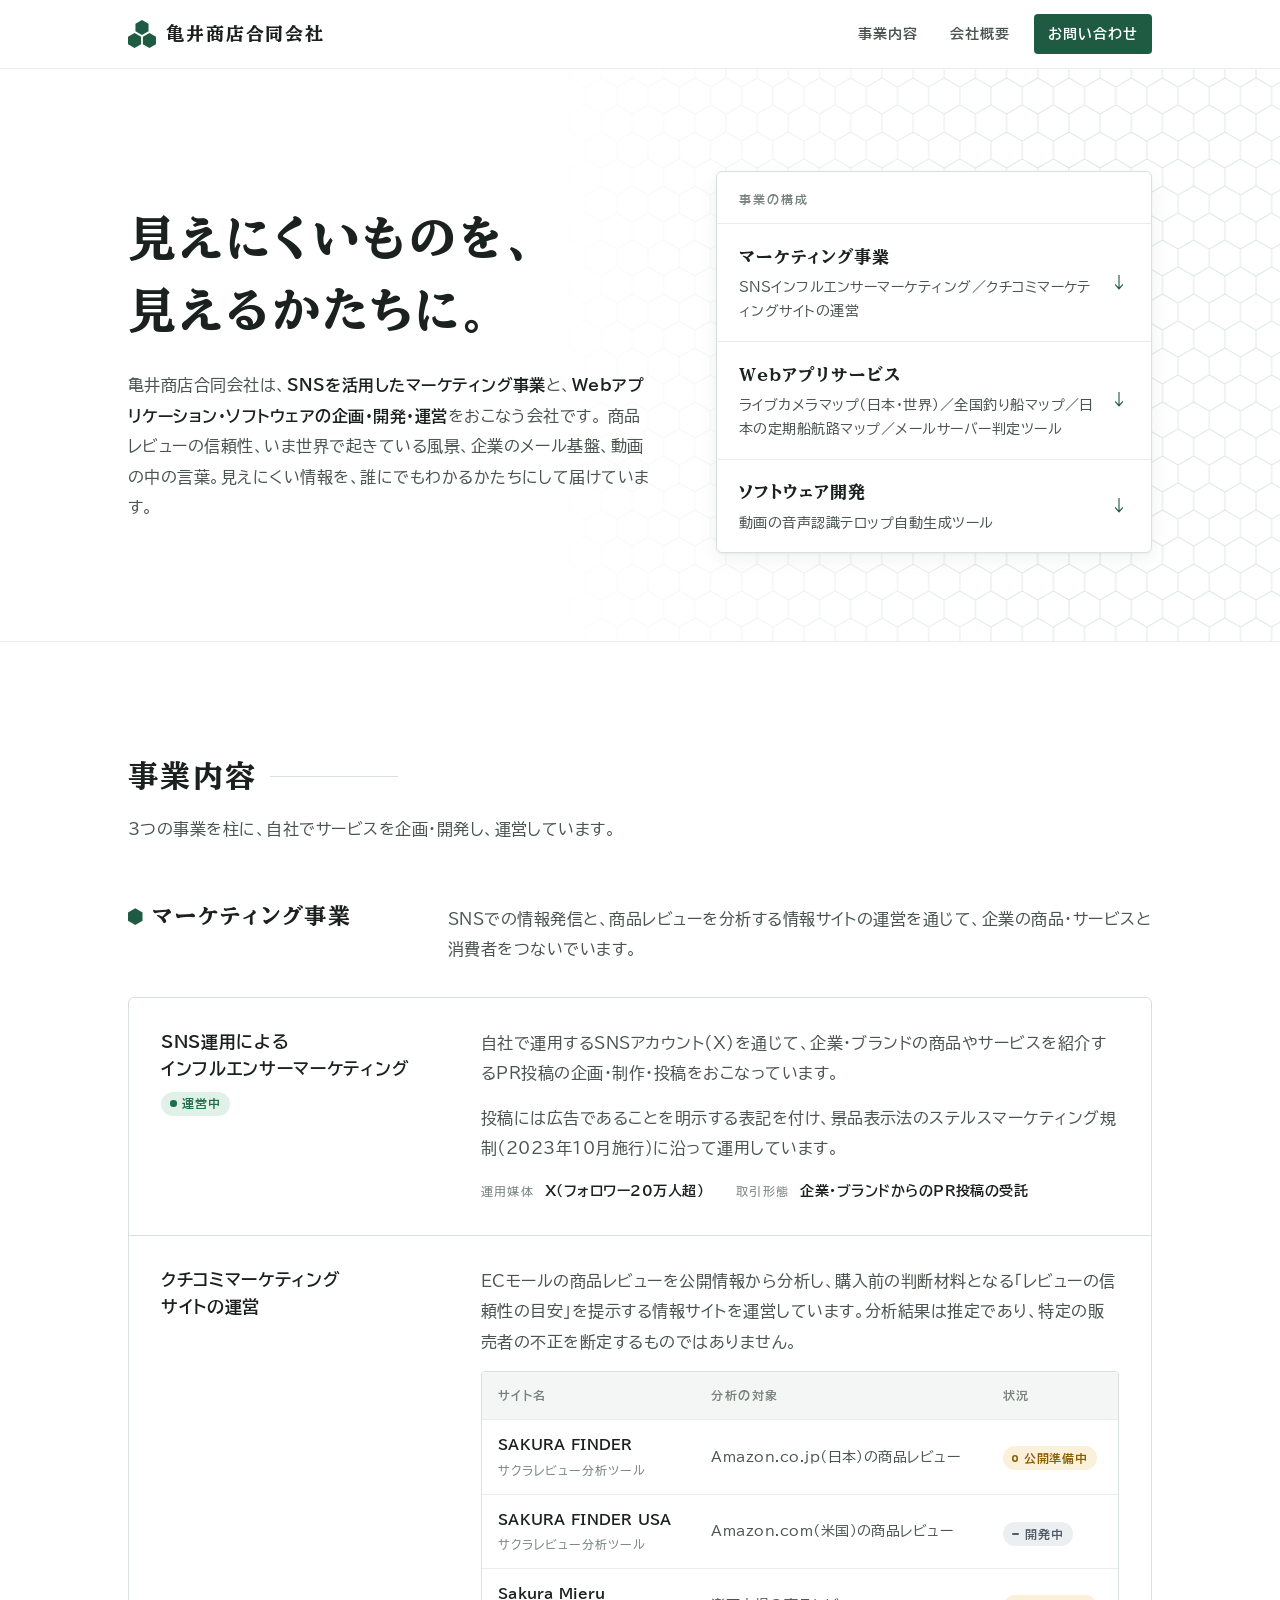
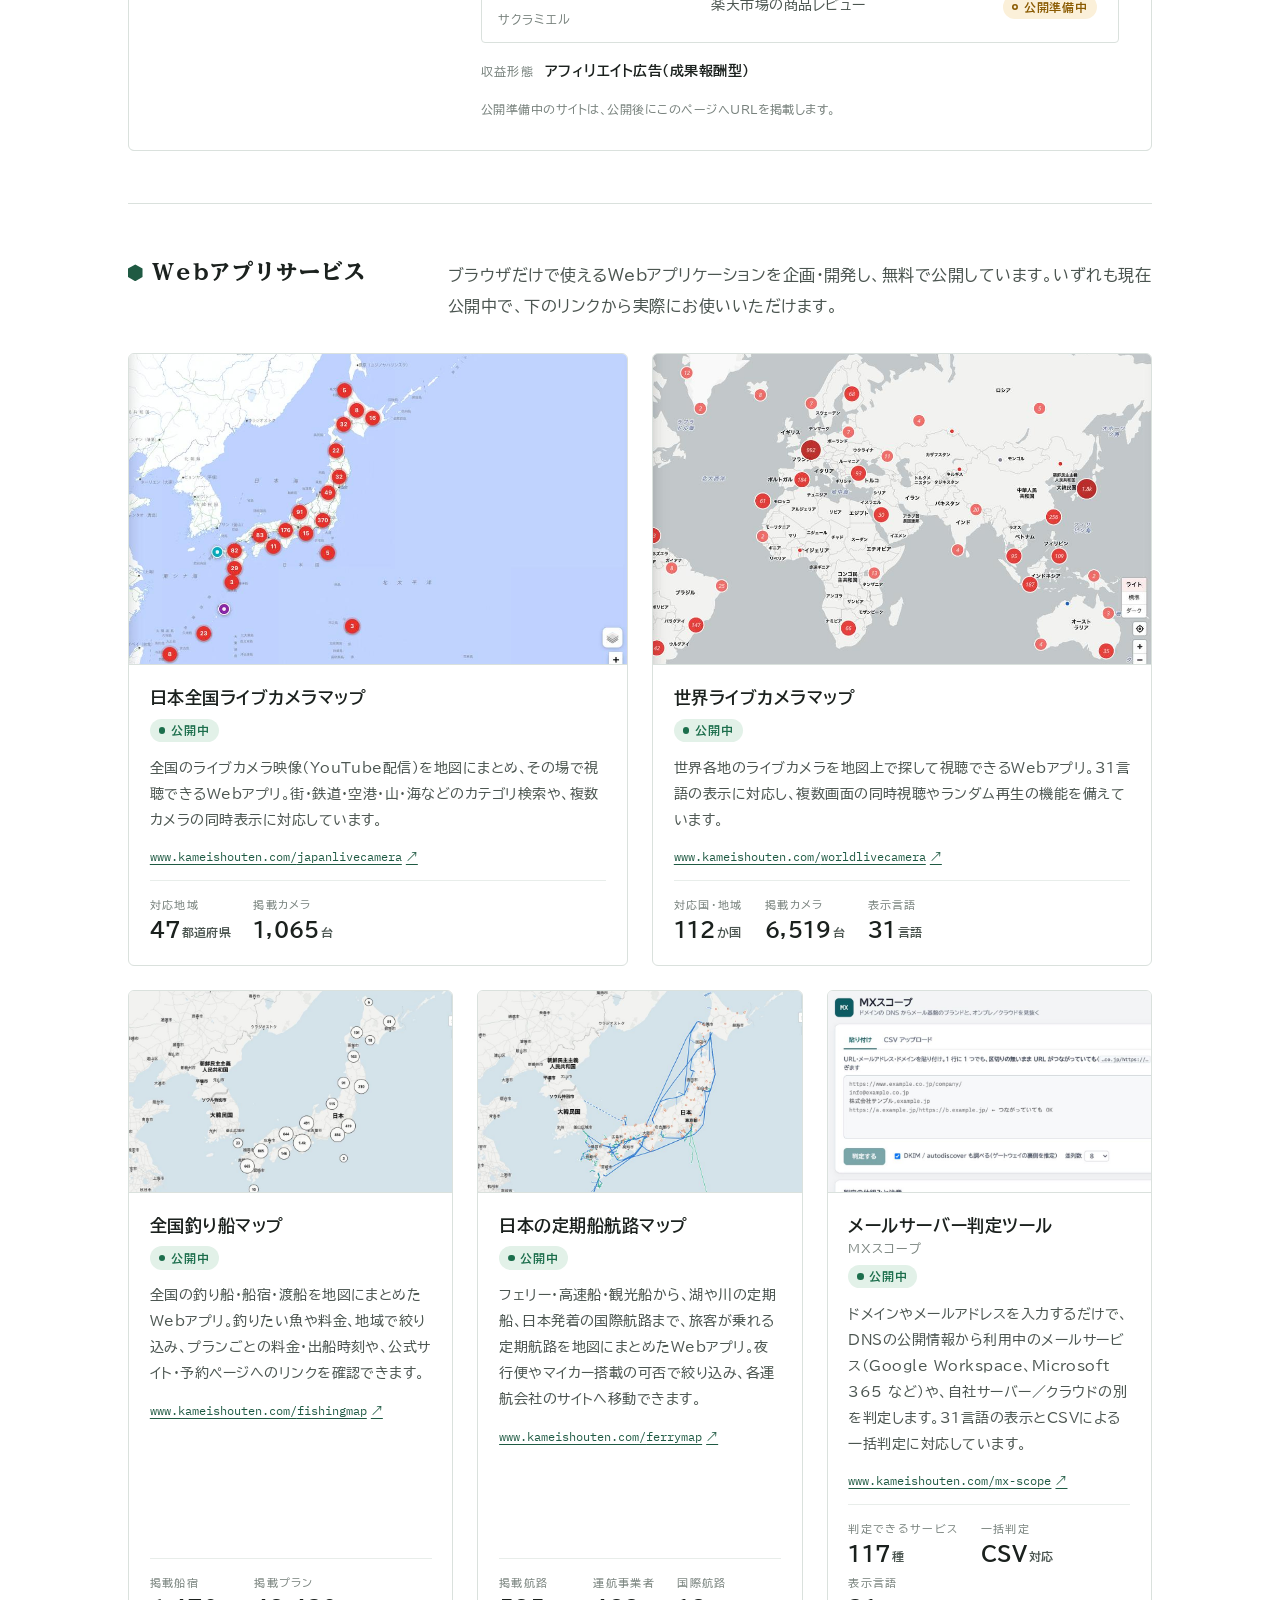
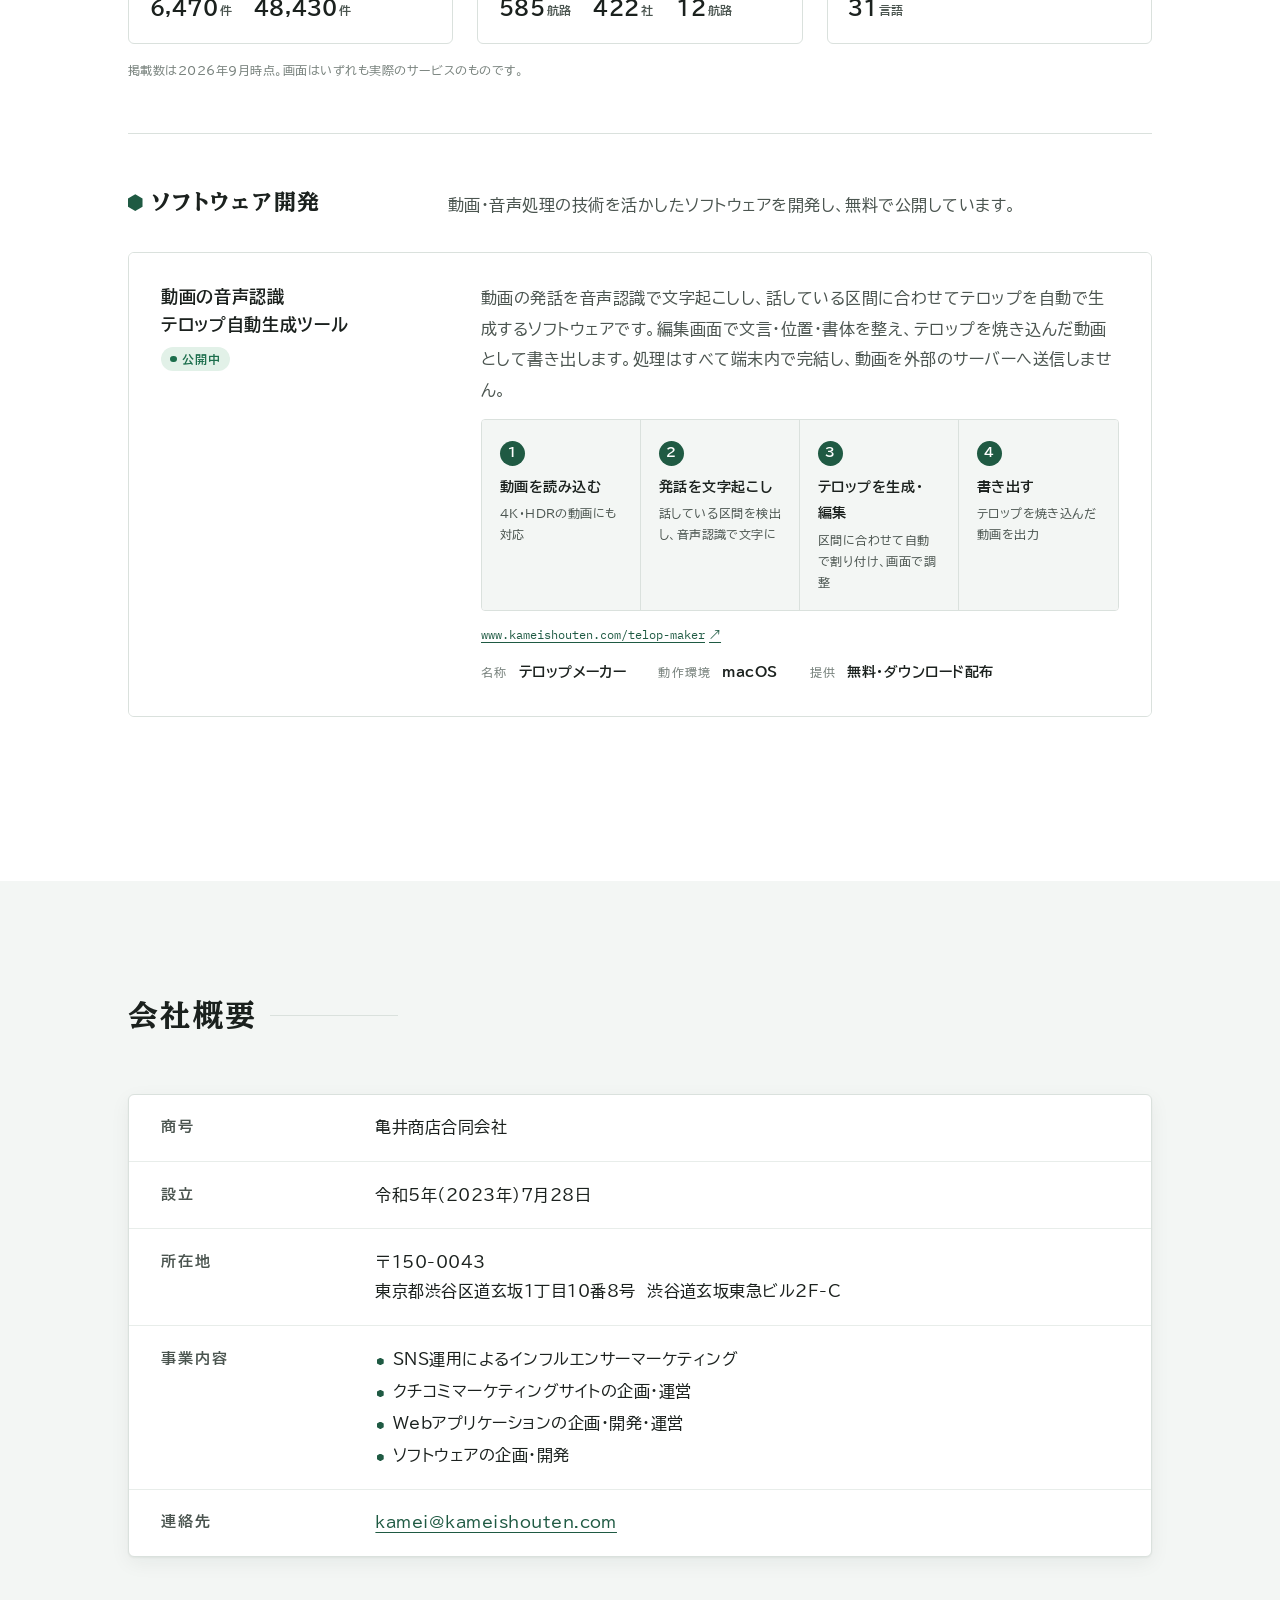
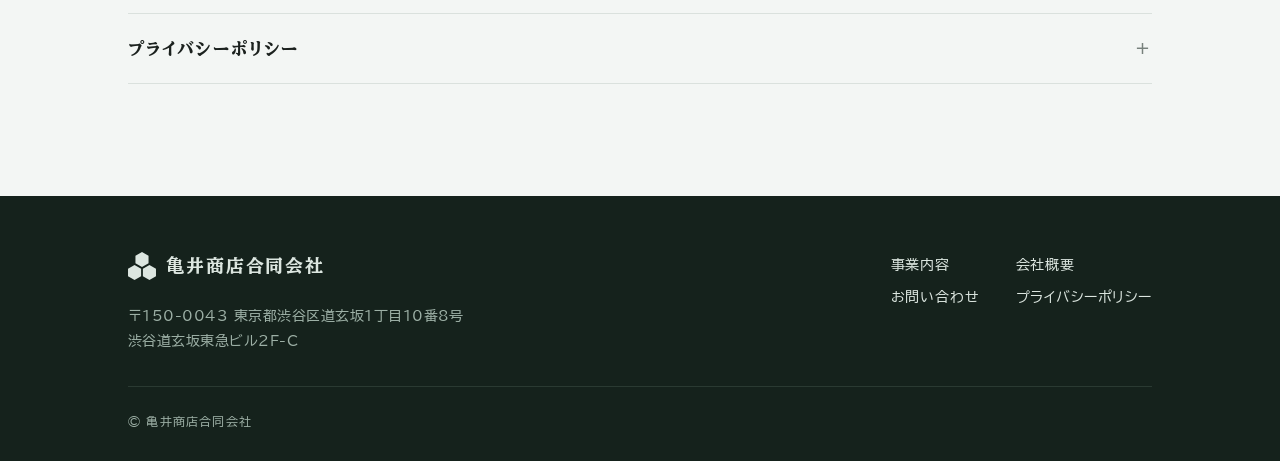
<file: index.html>
<!doctype html>
<html lang="ja">
<head>
<meta charset="utf-8">
<meta name="viewport" content="width=device-width, initial-scale=1">
<meta name="description" content="亀井商店合同会社は、SNSを活用したマーケティング事業と、Webアプリケーション・ソフトウェアの企画・開発・運営をおこなう会社です。所在地：東京都渋谷区道玄坂。">
<link rel="canonical" href="https://www.kameishouten.com/">
<meta property="og:type" content="website">
<meta property="og:site_name" content="亀井商店合同会社">
<meta property="og:title" content="亀井商店合同会社">
<meta property="og:description" content="SNSを活用したマーケティング事業と、Webアプリケーション・ソフトウェアの企画・開発・運営。">
<meta property="og:url" content="https://www.kameishouten.com/">
<meta property="og:locale" content="ja_JP">
<meta name="theme-color" content="#FFFFFF" media="(prefers-color-scheme: light)">
<meta name="theme-color" content="#0F1412" media="(prefers-color-scheme: dark)">
<link rel="icon" href="data:image/svg+xml,%3Csvg xmlns='http://www.w3.org/2000/svg' viewBox='-16.3 -8.8 32.6 32.6'%3E%3Cpath fill='%231F5A43' d='M0,-8.8 L7.621,-4.4 L7.621,4.4 L0,8.8 L-7.621,4.4 L-7.621,-4.4Z M-8.66,6.2 L-1.039,10.6 L-1.039,19.4 L-8.66,23.8 L-16.281,19.4 L-16.281,10.6Z M8.66,6.2 L16.281,10.6 L16.281,19.4 L8.66,23.8 L1.039,19.4 L1.039,10.6Z'/%3E%3C/svg%3E">
<script type="application/ld+json">
{
  "@context": "https://schema.org",
  "@type": "Organization",
  "name": "亀井商店合同会社",
  "url": "https://www.kameishouten.com/",
  "foundingDate": "2023-07-28",
  "address": {
    "@type": "PostalAddress",
    "postalCode": "150-0043",
    "addressRegion": "東京都",
    "addressLocality": "渋谷区",
    "streetAddress": "道玄坂1丁目10番8号 渋谷道玄坂東急ビル2F-C",
    "addressCountry": "JP"
  }
}
</script>
<style>html{color-scheme:light dark;}</style>
<title>亀井商店合同会社</title>
<link rel="preconnect" href="https://fonts.googleapis.com">
<link rel="preconnect" href="https://fonts.gstatic.com" crossorigin>
<link rel="stylesheet" href="https://fonts.googleapis.com/css2?family=BIZ+UDPGothic:wght@400;700&family=BIZ+UDPMincho:wght@400;700&family=IBM+Plex+Mono:wght@400;500&display=swap">
<style>
/* ============================================================
   亀井商店合同会社
   色  : 白 / 墨 / 千歳緑（アクセント）/ 状態色（公開中・準備中・開発中）
   書体: BIZ UDP明朝（見出し）× BIZ UDPゴシック（本文）× IBM Plex Mono（URL）
   意匠: 三つ盛亀甲（ロゴ）と亀甲の地紋
   ============================================================ */
:root{
  --bg:#FFFFFF;
  --bg-alt:#F3F6F4;
  --surface:#FFFFFF;
  --ink:#1B211E;
  --ink-2:#4B5550;
  --ink-3:#77817C;
  --rule:#DAE1DD;
  --rule-2:#E8EDEA;
  --accent:#1F5A43;          /* 千歳緑 */
  --accent-hover:#174636;
  --accent-ink:#FFFFFF;
  --accent-tint:#E6EFEA;
  --kikko:#DFE8E3;
  --live:#1C6E4C;  --live-bg:#E2F1E8;
  --prep:#8A5A00;  --prep-bg:#FBF0D9;
  --dev:#4F5B66;   --dev-bg:#ECEFF2;
  --foot-bg:#15221C;
  --foot-ink:#DCE6E0;
  --foot-ink-2:#9DB0A6;
  --foot-rule:#2A3A32;
  --shadow:0 1px 2px rgba(20,34,28,.05),0 6px 20px rgba(20,34,28,.06);

  --mincho:"BIZ UDPMincho","Hiragino Mincho ProN","Yu Mincho",serif;
  --gothic:"BIZ UDPGothic","Hiragino Sans","Yu Gothic",system-ui,sans-serif;
  --mono:"IBM Plex Mono",ui-monospace,"SFMono-Regular",Menlo,monospace;

  --fs-h1:clamp(2rem,4.4vw,3rem);
  --fs-h2:clamp(1.5rem,2.6vw,1.875rem);
  --fs-h3:1.375rem;
  --fs-h4:1.0625rem;
  --fs-sm:.875rem;
  --fs-xs:.75rem;

  --wrap:1120px;
  --pad:clamp(20px,5vw,48px);
  --head-h:4.25rem;
}
@media (prefers-color-scheme:dark){
  :root:not([data-theme="light"]){
    --bg:#0F1412; --bg-alt:#141B18; --surface:#18201D;
    --ink:#E3EAE6; --ink-2:#A7B3AD; --ink-3:#7D8883;
    --rule:#29342F; --rule-2:#1F2825;
    --accent:#7CC3A1; --accent-hover:#96D2B5; --accent-ink:#0F1412; --accent-tint:#18342A;
    --kikko:#1B2622;
    --live:#86D3AE; --live-bg:#15352A;
    --prep:#E6BD6A; --prep-bg:#372B12;
    --dev:#AEB8C2;  --dev-bg:#232A31;
    --foot-bg:#0A0E0C; --foot-ink:#D5DFDA; --foot-ink-2:#8C9C94; --foot-rule:#1E2A25;
    --shadow:0 1px 2px rgba(0,0,0,.35),0 8px 24px rgba(0,0,0,.25);
  }
}
:root[data-theme="dark"]{
  --bg:#0F1412; --bg-alt:#141B18; --surface:#18201D;
  --ink:#E3EAE6; --ink-2:#A7B3AD; --ink-3:#7D8883;
  --rule:#29342F; --rule-2:#1F2825;
  --accent:#7CC3A1; --accent-hover:#96D2B5; --accent-ink:#0F1412; --accent-tint:#18342A;
  --kikko:#1B2622;
  --live:#86D3AE; --live-bg:#15352A;
  --prep:#E6BD6A; --prep-bg:#372B12;
  --dev:#AEB8C2;  --dev-bg:#232A31;
  --foot-bg:#0A0E0C; --foot-ink:#D5DFDA; --foot-ink-2:#8C9C94; --foot-rule:#1E2A25;
  --shadow:0 1px 2px rgba(0,0,0,.35),0 8px 24px rgba(0,0,0,.25);
}

*,*::before,*::after{box-sizing:border-box;}
html{scroll-behavior:smooth;scroll-padding-top:calc(var(--head-h) + 12px);}
@media (prefers-reduced-motion:reduce){html{scroll-behavior:auto;}}
body{
  margin:0;background:var(--bg);color:var(--ink);
  font-family:var(--gothic);font-size:1rem;line-height:1.9;letter-spacing:.03em;
  -webkit-font-smoothing:antialiased;text-rendering:optimizeLegibility;
}
h1,h2,h3,h4,p,dl,dd,ol,ul,figure{margin:0;}
ol,ul{padding:0;list-style:none;}
a{color:var(--accent);text-underline-offset:.24em;text-decoration-thickness:1px;}
a:hover{color:var(--accent-hover);}
img{display:block;max-width:100%;height:auto;}
:where(a,button,summary):focus-visible{outline:2px solid var(--accent);outline-offset:3px;border-radius:3px;}
.wrap{max-width:var(--wrap);margin-inline:auto;padding-inline:var(--pad);}
.num{font-variant-numeric:tabular-nums;}

/* ---------- ロゴ（三つ盛亀甲） ---------- */
.mark{width:1.75rem;height:1.75rem;color:var(--accent);flex:none;display:block;}
.logo{display:inline-flex;align-items:center;gap:.65rem;text-decoration:none;color:var(--ink);}
.logo:hover{color:var(--ink);}
.logo__name{font-family:var(--mincho);font-weight:700;font-size:1.125rem;letter-spacing:.1em;line-height:1.2;white-space:nowrap;}

/* ---------- ヘッダー ---------- */
.site-head{position:sticky;top:0;z-index:40;background:color-mix(in srgb,var(--bg) 92%,transparent);backdrop-filter:blur(10px);border-bottom:1px solid var(--rule-2);}
.site-head__in{display:flex;align-items:center;gap:1.5rem;min-height:var(--head-h);}
.site-head .logo{margin-inline-end:auto;}
.gnav{display:flex;gap:.25rem;}
.gnav a{
  display:block;padding:.45rem .85rem;border-radius:4px;
  color:var(--ink-2);text-decoration:none;font-size:var(--fs-sm);font-weight:700;letter-spacing:.08em;
  transition:background .15s,color .15s;
}
.gnav a:hover{background:var(--bg-alt);color:var(--ink);}
.gnav a.is-contact{background:var(--accent);color:var(--accent-ink);margin-left:.4rem;}
.gnav a.is-contact:hover{background:var(--accent-hover);color:var(--accent-ink);}

/* ---------- ヒーロー ---------- */
.hero{position:relative;overflow:hidden;border-bottom:1px solid var(--rule-2);}
.kikko{position:absolute;top:0;right:0;width:64%;height:100%;color:var(--kikko);pointer-events:none;
  -webkit-mask-image:linear-gradient(to left,#000 30%,transparent 92%);mask-image:linear-gradient(to left,#000 30%,transparent 92%);}
.hero__in{position:relative;display:grid;grid-template-columns:minmax(0,1.2fr) minmax(0,1fr);gap:clamp(32px,5vw,72px);align-items:center;padding-block:clamp(56px,8vw,104px) clamp(48px,7vw,88px);}
.hero__copy{display:flex;flex-direction:column;gap:1.5rem;}
h1,h2,h3,h4,.biz-index .k,.flow b{word-break:auto-phrase;}
.hero h1{font-family:var(--mincho);font-weight:700;font-size:var(--fs-h1);line-height:1.5;letter-spacing:.06em;text-wrap:balance;}
.hero__lead{color:var(--ink-2);max-width:34em;}
.hero__lead strong{color:var(--ink);font-weight:700;}
.biz-index{background:var(--surface);border:1px solid var(--rule);border-radius:6px;box-shadow:var(--shadow);}
.biz-index__label{padding:1rem 1.4rem .75rem;font-size:var(--fs-xs);letter-spacing:.16em;color:var(--ink-3);font-weight:700;border-bottom:1px solid var(--rule-2);}
.biz-index a{display:grid;grid-template-columns:minmax(0,1fr) auto;gap:.2rem 1rem;align-items:center;padding:1.05rem 1.4rem;text-decoration:none;color:var(--ink);border-bottom:1px solid var(--rule-2);transition:background .15s;}
.biz-index a:last-child{border-bottom:0;border-radius:0 0 6px 6px;}
.biz-index a:hover{background:var(--bg-alt);color:var(--ink);}
.biz-index .k{font-family:var(--mincho);font-weight:700;font-size:1.0625rem;letter-spacing:.06em;}
.biz-index .v{grid-column:1;font-size:var(--fs-sm);color:var(--ink-2);line-height:1.7;}
.biz-index .arrow{grid-column:2;grid-row:1 / span 2;color:var(--accent);font-size:1.1rem;transition:transform .2s;}
.biz-index a:hover .arrow{transform:translateY(2px);}

/* ---------- セクション共通 ---------- */
.section{padding-block:clamp(64px,9vw,112px);}
.section--alt{background:var(--bg-alt);}
.sec-head{display:grid;gap:.9rem;max-width:44rem;margin-bottom:clamp(36px,5vw,56px);}
.sec-head h2{font-family:var(--mincho);font-weight:700;font-size:var(--fs-h2);letter-spacing:.08em;line-height:1.5;display:flex;align-items:center;gap:.8rem;}
.sec-head h2::after{content:"";flex:1;height:1px;background:var(--rule);min-width:2rem;max-width:8rem;}
.sec-head p{color:var(--ink-2);}

/* ---------- 事業区分 ---------- */
.seg{padding-block:clamp(36px,5vw,52px);border-top:1px solid var(--rule);}
.seg:first-of-type{border-top:0;padding-top:0;}
.seg__head{display:grid;grid-template-columns:minmax(0,17rem) minmax(0,1fr);gap:.6rem clamp(20px,4vw,48px);align-items:baseline;margin-bottom:clamp(24px,3vw,32px);}
.seg__title{font-family:var(--mincho);font-weight:700;font-size:var(--fs-h3);letter-spacing:.08em;line-height:1.5;display:flex;align-items:center;gap:.6rem;}
.seg__title::before{content:"";width:.66em;height:.76em;flex:none;background:var(--accent);clip-path:polygon(50% 0,100% 25%,100% 75%,50% 100%,0 75%,0 25%);}
.seg__lead{color:var(--ink-2);}

/* 行型の項目 */
.items{display:grid;gap:1px;background:var(--rule);border:1px solid var(--rule);border-radius:6px;overflow:hidden;}
.item{display:grid;grid-template-columns:minmax(0,17rem) minmax(0,1fr);gap:.9rem clamp(20px,4vw,48px);padding:clamp(22px,3vw,30px) clamp(20px,3vw,32px);background:var(--surface);}
.item__head{display:flex;flex-direction:column;align-items:flex-start;gap:.6rem;}
.item__name{font-size:var(--fs-h4);font-weight:700;line-height:1.6;letter-spacing:.04em;}
.item__body{display:grid;gap:.9rem;color:var(--ink-2);min-width:0;}
.item__body > p{max-width:42em;}

.facts{display:flex;flex-wrap:wrap;gap:.5rem 2rem;font-size:var(--fs-sm);}
.facts div{display:flex;gap:.7rem;align-items:baseline;}
.facts dt{color:var(--ink-3);font-size:var(--fs-xs);letter-spacing:.1em;white-space:nowrap;}
.facts dd{color:var(--ink);font-weight:700;}

/* 状態の札（色＋形で区別） */
.chip{display:inline-flex;align-items:center;gap:.45em;padding:.14em .75em;border-radius:999px;font-size:var(--fs-xs);font-weight:700;letter-spacing:.08em;line-height:1.7;white-space:nowrap;}
.chip::before{content:"";width:.55em;height:.55em;border-radius:50%;background:currentColor;flex:none;}
.chip--live{color:var(--live);background:var(--live-bg);}
.chip--prep{color:var(--prep);background:var(--prep-bg);}
.chip--prep::before{background:transparent;box-shadow:inset 0 0 0 1.6px currentColor;}
.chip--dev{color:var(--dev);background:var(--dev-bg);}
.chip--dev::before{border-radius:1px;height:.18em;width:.65em;}

/* クチコミ分析サイトの一覧 */
.sites-wrap{overflow-x:auto;border:1px solid var(--rule);border-radius:4px;}
.sites{width:100%;border-collapse:collapse;font-size:var(--fs-sm);min-width:30rem;}
.sites th,.sites td{padding:.75rem 1rem;text-align:left;vertical-align:middle;border-bottom:1px solid var(--rule-2);}
.sites tbody tr:last-child th,.sites tbody tr:last-child td{border-bottom:0;}
.sites thead th{font-size:var(--fs-xs);letter-spacing:.12em;color:var(--ink-3);font-weight:700;background:var(--bg-alt);}
.sites tbody th{color:var(--ink);font-weight:700;letter-spacing:.02em;white-space:nowrap;}
.sites tbody th span{display:block;font-weight:400;font-size:var(--fs-xs);color:var(--ink-3);letter-spacing:.08em;}
.sites td{color:var(--ink-2);}
.note{font-size:var(--fs-xs);color:var(--ink-3);line-height:1.8;letter-spacing:.04em;}

/* Webアプリのカード */
.apps{display:grid;grid-template-columns:repeat(6,minmax(0,1fr));gap:clamp(16px,2vw,24px);}
.app{grid-column:span 2;display:flex;flex-direction:column;background:var(--surface);border:1px solid var(--rule);border-radius:6px;overflow:hidden;transition:box-shadow .2s,border-color .2s;}
.app:hover{box-shadow:var(--shadow);border-color:color-mix(in srgb,var(--accent) 35%,var(--rule));}
.app__shot{display:block;aspect-ratio:16 / 10;overflow:hidden;background:var(--bg-alt);border-bottom:1px solid var(--rule);}
.app__shot img{width:100%;height:100%;object-fit:cover;object-position:center;transition:transform .5s cubic-bezier(.2,.7,.3,1);}
.app__shot--top img{object-position:top left;}
.app:hover .app__shot img{transform:scale(1.025);}
.app--wide{grid-column:span 3;}
.app__body{display:flex;flex-direction:column;gap:.85rem;padding:1.25rem 1.3rem 1.35rem;flex:1;}
.app__head{display:flex;flex-direction:column;align-items:flex-start;gap:.45rem;}
.app__name{font-size:var(--fs-h4);font-weight:700;line-height:1.55;letter-spacing:.03em;}
.app__name small{display:block;font-size:var(--fs-xs);font-weight:400;color:var(--ink-3);letter-spacing:.08em;}
.app__desc{font-size:var(--fs-sm);color:var(--ink-2);line-height:1.85;}
.stats{display:flex;flex-wrap:wrap;gap:.4rem 1.4rem;margin-top:auto;padding-top:.85rem;border-top:1px solid var(--rule-2);}
.stats div{display:flex;flex-direction:column;}
.stats dt{font-size:.6875rem;color:var(--ink-3);letter-spacing:.12em;}
.stats dd{font-size:1.25rem;font-weight:700;line-height:1.35;font-variant-numeric:tabular-nums;letter-spacing:.01em;}
.stats dd span{font-size:var(--fs-xs);font-weight:700;margin-left:.15em;color:var(--ink-2);}
.url{display:inline;font-family:var(--mono);font-size:.72rem;letter-spacing:0;overflow-wrap:anywhere;line-height:1.7;}
.url::after{content:"↗";font-family:var(--gothic);margin-left:.35em;}
.url .nw{white-space:nowrap;}
.apps-note{margin-top:1rem;}

/* ソフトウェア：処理の流れ（実際の手順なので番号つき） */
.flow{display:grid;grid-template-columns:repeat(4,minmax(0,1fr));gap:0;counter-reset:step;border:1px solid var(--rule);border-radius:4px;overflow:hidden;}
.flow li{counter-increment:step;position:relative;padding:1rem 1.1rem 1.05rem;background:var(--bg-alt);border-right:1px solid var(--rule);}
.flow li:last-child{border-right:0;}
.flow li::before{content:counter(step);display:inline-grid;place-items:center;width:1.6rem;height:1.6rem;margin-bottom:.45rem;border-radius:50%;background:var(--accent);color:var(--accent-ink);font-size:.8125rem;font-weight:700;font-variant-numeric:tabular-nums;}
.flow b{display:block;color:var(--ink);font-size:var(--fs-sm);letter-spacing:.04em;}
.flow span{display:block;font-size:var(--fs-xs);color:var(--ink-2);line-height:1.75;margin-top:.2rem;}

/* ---------- 会社概要 ---------- */
.profile{background:var(--surface);border:1px solid var(--rule);border-radius:6px;box-shadow:var(--shadow);overflow:hidden;}
.profile > div{display:grid;grid-template-columns:minmax(0,11rem) minmax(0,1fr);gap:.5rem clamp(16px,3vw,40px);padding:1.15rem clamp(20px,3vw,32px);border-bottom:1px solid var(--rule-2);}
.profile > div:last-child{border-bottom:0;}
.profile > div:target{animation:hl 2.4s ease-out;}
@keyframes hl{from{background:var(--accent-tint);}to{background:transparent;}}
.profile dt{font-weight:700;color:var(--ink-2);letter-spacing:.14em;font-size:.9375rem;}
.profile dd{line-height:1.85;}
.profile dd ul{display:grid;gap:.15rem;}
.profile dd li{padding-left:1.1em;position:relative;}
.profile dd li::before{content:"";position:absolute;left:.1em;top:.8em;width:.42em;height:.48em;background:var(--accent);clip-path:polygon(50% 0,100% 25%,100% 75%,50% 100%,0 75%,0 25%);}

/* ---------- お問い合わせ ---------- */

/* ---------- プライバシーポリシー ---------- */
.policy{margin-top:clamp(36px,5vw,56px);border-top:1px solid var(--rule);border-bottom:1px solid var(--rule);}
.policy summary{cursor:pointer;list-style:none;display:flex;justify-content:space-between;align-items:center;gap:1rem;padding:1.15rem 0;font-family:var(--mincho);font-weight:700;font-size:1.0625rem;letter-spacing:.08em;}
.policy summary::-webkit-details-marker{display:none;}
.policy summary::after{content:"＋";font-family:var(--gothic);color:var(--ink-3);}
.policy[open] summary::after{content:"－";}
.policy__body{display:grid;grid-template-columns:repeat(2,minmax(0,1fr));gap:1.25rem clamp(24px,4vw,56px);padding-bottom:1.75rem;font-size:var(--fs-sm);color:var(--ink-2);}
.policy__body > p:first-child{grid-column:1 / -1;}
.policy__body h3{font-size:.9375rem;color:var(--ink);letter-spacing:.06em;margin-bottom:.25rem;}
.policy__body .note{grid-column:1 / -1;}

/* ---------- フッター ---------- */
.site-foot{background:var(--foot-bg);color:var(--foot-ink);}
.site-foot__in{display:grid;grid-template-columns:minmax(0,1fr) auto;gap:2rem 3rem;padding-block:clamp(40px,6vw,56px) 1.75rem;}
.site-foot .logo,.site-foot .logo:hover{color:var(--foot-ink);}
.site-foot .mark{color:var(--foot-ink);}
.site-foot address{font-style:normal;margin-top:.9rem;font-size:var(--fs-sm);color:var(--foot-ink-2);line-height:1.8;}
.fnav{display:grid;grid-template-columns:repeat(2,auto);gap:.35rem 2.25rem;align-content:start;}
.fnav a{color:var(--foot-ink);text-decoration:none;font-size:var(--fs-sm);letter-spacing:.06em;}
.fnav a:hover{color:var(--foot-ink);text-decoration:underline;}
.copy{grid-column:1 / -1;padding-top:1.4rem;border-top:1px solid var(--foot-rule);font-size:var(--fs-xs);color:var(--foot-ink-2);letter-spacing:.1em;}

/* ---------- レスポンシブ ---------- */
@media (max-width:980px){
  .apps{grid-template-columns:repeat(2,minmax(0,1fr));}
  .app,.app--wide{grid-column:span 1;}
  .app--full{grid-column:1 / -1;flex-direction:row;}
  .app--full .app__shot{width:50%;flex:none;border-bottom:0;border-right:1px solid var(--rule);}
  .flow{grid-template-columns:repeat(2,minmax(0,1fr));}
  .flow li:nth-child(2){border-right:0;}
  .flow li:nth-child(-n+2){border-bottom:1px solid var(--rule);}
}
@media (max-width:860px){
  .hero__in{grid-template-columns:minmax(0,1fr);}
  .kikko{width:100%;-webkit-mask-image:linear-gradient(to bottom,transparent 35%,#000 100%);mask-image:linear-gradient(to bottom,transparent 35%,#000 100%);}
  .seg__head,.item{grid-template-columns:minmax(0,1fr);}
  .item__head{flex-direction:row;flex-wrap:wrap;align-items:center;gap:.5rem .8rem;}
  .policy__body{grid-template-columns:minmax(0,1fr);}
}
@media (max-width:720px){
  .site-head{position:static;}
  html{scroll-padding-top:12px;}
  .site-head__in{flex-wrap:wrap;gap:.25rem;padding-block:.75rem .5rem;}
  .site-head .logo{width:100%;}
  .gnav{width:100%;justify-content:space-between;margin-inline:-.85rem;width:calc(100% + 1.7rem);}
  .gnav a{padding:.45rem .85rem;}
  .gnav a.is-contact{margin-left:0;}
  .apps{grid-template-columns:minmax(0,1fr);}
  .app--full{flex-direction:column;}
  .app--full .app__shot{width:auto;border-right:0;border-bottom:1px solid var(--rule);}
  .profile > div{grid-template-columns:minmax(0,1fr);gap:.2rem;}
  .site-foot__in{grid-template-columns:minmax(0,1fr);}
}
@media (max-width:480px){
  .flow{grid-template-columns:minmax(0,1fr);}
  .flow li{border-right:0;border-bottom:1px solid var(--rule);}
  .flow li:last-child{border-bottom:0;}
  .gnav a{font-size:.8125rem;padding-inline:.6rem;}
}
</style>
</head>
<body>

<!-- 三つ盛亀甲（ロゴ） -->
<svg width="0" height="0" style="position:absolute" aria-hidden="true" focusable="false">
  <symbol id="kikko-mark" viewBox="-16.3 -8.8 32.6 32.6">
    <path fill="currentColor" d="M0,-8.8 L7.621,-4.4 L7.621,4.4 L0,8.8 L-7.621,4.4 L-7.621,-4.4Z M-8.66,6.2 L-1.039,10.6 L-1.039,19.4 L-8.66,23.8 L-16.281,19.4 L-16.281,10.6Z M8.66,6.2 L16.281,10.6 L16.281,19.4 L8.66,23.8 L1.039,19.4 L1.039,10.6Z"/>
  </symbol>
</svg>

<header class="site-head">
  <div class="wrap site-head__in">
    <a class="logo" href="#top" aria-label="亀井商店合同会社 トップへ">
      <svg class="mark" aria-hidden="true" focusable="false"><use href="#kikko-mark"/></svg>
      <span class="logo__name">亀井商店合同会社</span>
    </a>
    <nav class="gnav" aria-label="メインメニュー">
      <a href="#business">事業内容</a>
      <a href="#company">会社概要</a>
      <a href="#contact" class="is-contact">お問い合わせ</a>
    </nav>
  </div>
</header>

<main id="top">

  <!-- ========== ヒーロー ========== -->
  <section class="hero" aria-labelledby="hero-title">
    <svg class="kikko" aria-hidden="true" focusable="false">
      <defs>
        <pattern id="kikko-pat" width="31.177" height="54" patternUnits="userSpaceOnUse">
          <path fill="none" stroke="currentColor" stroke-width="1" d="M0.00,-18.00 L15.59,-9.00 L15.59,9.00 L0.00,18.00 L-15.59,9.00 L-15.59,-9.00Z M31.18,-18.00 L46.77,-9.00 L46.77,9.00 L31.18,18.00 L15.59,9.00 L15.59,-9.00Z M15.59,9.00 L31.18,18.00 L31.18,36.00 L15.59,45.00 L-0.00,36.00 L0.00,18.00Z M0.00,36.00 L15.59,45.00 L15.59,63.00 L0.00,72.00 L-15.59,63.00 L-15.59,45.00Z M31.18,36.00 L46.77,45.00 L46.77,63.00 L31.18,72.00 L15.59,63.00 L15.59,45.00Z"/>
        </pattern>
      </defs>
      <rect width="100%" height="100%" fill="url(#kikko-pat)"/>
    </svg>

    <div class="wrap hero__in">
      <div class="hero__copy">
        <h1 id="hero-title">見えにくいものを、<br>見えるかたちに。</h1>
        <p class="hero__lead">
          亀井商店合同会社は、<strong>SNSを活用したマーケティング事業</strong>と、<strong>Webアプリケーション・ソフトウェアの企画・開発・運営</strong>をおこなう会社です。
          商品レビューの信頼性、いま世界で起きている風景、企業のメール基盤、動画の中の言葉。見えにくい情報を、誰にでもわかるかたちにして届けています。
        </p>
      </div>

      <nav class="biz-index" aria-label="事業の構成">
        <p class="biz-index__label">事業の構成</p>
        <a href="#marketing">
          <span class="k">マーケティング事業</span>
          <span class="v">SNSインフルエンサーマーケティング／クチコミマーケティングサイトの運営</span>
          <span class="arrow" aria-hidden="true">↓</span>
        </a>
        <a href="#webapps">
          <span class="k">Webアプリサービス</span>
          <span class="v">ライブカメラマップ（日本・世界）／全国釣り船マップ／日本の定期船航路マップ／メールサーバー判定ツール</span>
          <span class="arrow" aria-hidden="true">↓</span>
        </a>
        <a href="#software">
          <span class="k">ソフトウェア開発</span>
          <span class="v">動画の音声認識テロップ自動生成ツール</span>
          <span class="arrow" aria-hidden="true">↓</span>
        </a>
      </nav>
    </div>
  </section>

  <!-- ========== 事業内容 ========== -->
  <section class="section" id="business" aria-labelledby="business-title">
    <div class="wrap">
      <div class="sec-head">
        <h2 id="business-title">事業内容</h2>
        <p>3つの事業を柱に、自社でサービスを企画・開発し、運営しています。</p>
      </div>

      <!-- マーケティング事業 -->
      <section class="seg" id="marketing" aria-labelledby="seg-marketing">
        <div class="seg__head">
          <h3 class="seg__title" id="seg-marketing">マーケティング事業</h3>
          <p class="seg__lead">SNSでの情報発信と、商品レビューを分析する情報サイトの運営を通じて、企業の商品・サービスと消費者をつないでいます。</p>
        </div>

        <div class="items">
          <article class="item">
            <div class="item__head">
              <h4 class="item__name">SNS運用による<br>インフルエンサーマーケティング</h4>
              <span class="chip chip--live">運営中</span>
            </div>
            <div class="item__body">
              <p>自社で運用するSNSアカウント（X）を通じて、企業・ブランドの商品やサービスを紹介するPR投稿の企画・制作・投稿をおこなっています。</p>
              <p>投稿には広告であることを明示する表記を付け、景品表示法のステルスマーケティング規制（2023年10月施行）に沿って運用しています。</p>
              <dl class="facts">
                <div><dt>運用媒体</dt><dd>X（フォロワー20万人超）</dd></div>
                <div><dt>取引形態</dt><dd>企業・ブランドからのPR投稿の受託</dd></div>
              </dl>
            </div>
          </article>

          <article class="item">
            <div class="item__head">
              <h4 class="item__name">クチコミマーケティング<br>サイトの運営</h4>
            </div>
            <div class="item__body">
              <p>ECモールの商品レビューを公開情報から分析し、購入前の判断材料となる「レビューの信頼性の目安」を提示する情報サイトを運営しています。分析結果は推定であり、特定の販売者の不正を断定するものではありません。</p>
              <div class="sites-wrap">
                <table class="sites">
                  <thead>
                    <tr><th scope="col">サイト名</th><th scope="col">分析の対象</th><th scope="col">状況</th></tr>
                  </thead>
                  <tbody>
                    <tr>
                      <th scope="row">SAKURA FINDER<span>サクラレビュー分析ツール</span></th>
                      <td>Amazon.co.jp（日本）の商品レビュー</td>
                      <td><span class="chip chip--prep">公開準備中</span></td>
                    </tr>
                    <tr>
                      <th scope="row">SAKURA FINDER USA<span>サクラレビュー分析ツール</span></th>
                      <td>Amazon.com（米国）の商品レビュー</td>
                      <td><span class="chip chip--dev">開発中</span></td>
                    </tr>
                    <tr>
                      <th scope="row">Sakura Mieru<span>サクラミエル</span></th>
                      <td>楽天市場の商品レビュー</td>
                      <td><span class="chip chip--prep">公開準備中</span></td>
                    </tr>
                  </tbody>
                </table>
              </div>
              <dl class="facts">
                <div><dt>収益形態</dt><dd>アフィリエイト広告（成果報酬型）</dd></div>
              </dl>
              <p class="note">公開準備中のサイトは、公開後にこのページへURLを掲載します。</p>
            </div>
          </article>
        </div>
      </section>

      <!-- Webアプリサービス -->
      <section class="seg" id="webapps" aria-labelledby="seg-webapps">
        <div class="seg__head">
          <h3 class="seg__title" id="seg-webapps">Webアプリサービス</h3>
          <p class="seg__lead">ブラウザだけで使えるWebアプリケーションを企画・開発し、無料で公開しています。いずれも現在公開中で、下のリンクから実際にお使いいただけます。</p>
        </div>

        <div class="apps">
          <article class="app app--wide">
            <a class="app__shot" href="/japanlivecamera/" target="_blank" rel="noopener" tabindex="-1" aria-hidden="true">
              <img src="img/japan.jpg" width="960" height="698" alt="" decoding="async">
            </a>
            <div class="app__body">
              <div class="app__head">
                <h4 class="app__name">日本全国ライブカメラマップ</h4>
                <span class="chip chip--live">公開中</span>
              </div>
              <p class="app__desc">全国のライブカメラ映像（YouTube配信）を地図にまとめ、その場で視聴できるWebアプリ。街・鉄道・空港・山・海などのカテゴリ検索や、複数カメラの同時表示に対応しています。</p>
              <a class="url" href="/japanlivecamera/" target="_blank" rel="noopener">www.kameishouten.com/<wbr><span class="nw">japanlivecamera</span></a>
              <dl class="stats">
                <div><dt>対応地域</dt><dd>47<span>都道府県</span></dd></div>
                <div><dt>掲載カメラ</dt><dd>1,065<span>台</span></dd></div>
              </dl>
            </div>
          </article>

          <article class="app app--wide">
            <a class="app__shot" href="/worldlivecamera/" target="_blank" rel="noopener" tabindex="-1" aria-hidden="true">
              <img src="img/world.jpg" width="960" height="702" alt="" decoding="async">
            </a>
            <div class="app__body">
              <div class="app__head">
                <h4 class="app__name">世界ライブカメラマップ</h4>
                <span class="chip chip--live">公開中</span>
              </div>
              <p class="app__desc">世界各地のライブカメラを地図上で探して視聴できるWebアプリ。31言語の表示に対応し、複数画面の同時視聴やランダム再生の機能を備えています。</p>
              <a class="url" href="/worldlivecamera/" target="_blank" rel="noopener">www.kameishouten.com/<wbr><span class="nw">worldlivecamera</span></a>
              <dl class="stats">
                <div><dt>対応国・地域</dt><dd>112<span>か国</span></dd></div>
                <div><dt>掲載カメラ</dt><dd>6,519<span>台</span></dd></div>
                <div><dt>表示言語</dt><dd>31<span>言語</span></dd></div>
              </dl>
            </div>
          </article>

          <article class="app">
            <a class="app__shot" href="/fishingmap/" target="_blank" rel="noopener" tabindex="-1" aria-hidden="true">
              <img src="img/fishing.jpg" width="960" height="600" alt="" decoding="async">
            </a>
            <div class="app__body">
              <div class="app__head">
                <h4 class="app__name">全国釣り船マップ</h4>
                <span class="chip chip--live">公開中</span>
              </div>
              <p class="app__desc">全国の釣り船・船宿・渡船を地図にまとめたWebアプリ。釣りたい魚や料金、地域で絞り込み、プランごとの料金・出船時刻や、公式サイト・予約ページへのリンクを確認できます。</p>
              <a class="url" href="/fishingmap/" target="_blank" rel="noopener">www.kameishouten.com/<wbr><span class="nw">fishingmap</span></a>
              <dl class="stats">
                <div><dt>掲載船宿</dt><dd>6,470<span>件</span></dd></div>
                <div><dt>掲載プラン</dt><dd>48,430<span>件</span></dd></div>
              </dl>
            </div>
          </article>

          <article class="app">
            <a class="app__shot" href="/ferrymap/" target="_blank" rel="noopener" tabindex="-1" aria-hidden="true">
              <img src="img/ferry.jpg" width="960" height="600" alt="" decoding="async">
            </a>
            <div class="app__body">
              <div class="app__head">
                <h4 class="app__name">日本の定期船航路マップ</h4>
                <span class="chip chip--live">公開中</span>
              </div>
              <p class="app__desc">フェリー・高速船・観光船から、湖や川の定期船、日本発着の国際航路まで、旅客が乗れる定期航路を地図にまとめたWebアプリ。夜行便やマイカー搭載の可否で絞り込み、各運航会社のサイトへ移動できます。</p>
              <a class="url" href="/ferrymap/" target="_blank" rel="noopener">www.kameishouten.com/<wbr><span class="nw">ferrymap</span></a>
              <dl class="stats">
                <div><dt>掲載航路</dt><dd>585<span>航路</span></dd></div>
                <div><dt>運航事業者</dt><dd>422<span>社</span></dd></div>
                <div><dt>国際航路</dt><dd>12<span>航路</span></dd></div>
              </dl>
            </div>
          </article>

          <article class="app app--full">
            <a class="app__shot app__shot--top" href="/mx-scope/" target="_blank" rel="noopener" tabindex="-1" aria-hidden="true">
              <img src="img/mx.jpg" width="960" height="600" alt="" decoding="async">
            </a>
            <div class="app__body">
              <div class="app__head">
                <h4 class="app__name">メールサーバー判定ツール<small>MXスコープ</small></h4>
                <span class="chip chip--live">公開中</span>
              </div>
              <p class="app__desc">ドメインやメールアドレスを入力するだけで、DNSの公開情報から利用中のメールサービス（Google Workspace、Microsoft 365 など）や、自社サーバー／クラウドの別を判定します。31言語の表示とCSVによる一括判定に対応しています。</p>
              <a class="url" href="/mx-scope/" target="_blank" rel="noopener">www.kameishouten.com/<wbr><span class="nw">mx-scope</span></a>
              <dl class="stats">
                <div><dt>判定できるサービス</dt><dd>117<span>種</span></dd></div>
                <div><dt>一括判定</dt><dd>CSV<span>対応</span></dd></div>
                <div><dt>表示言語</dt><dd>31<span>言語</span></dd></div>
              </dl>
            </div>
          </article>
        </div>
        <p class="note apps-note">掲載数は2026年9月時点。画面はいずれも実際のサービスのものです。</p>
      </section>

      <!-- ソフトウェア開発 -->
      <section class="seg" id="software" aria-labelledby="seg-software">
        <div class="seg__head">
          <h3 class="seg__title" id="seg-software">ソフトウェア開発</h3>
          <p class="seg__lead">動画・音声処理の技術を活かしたソフトウェアを開発し、無料で公開しています。</p>
        </div>

        <div class="items">
          <article class="item">
            <div class="item__head">
              <h4 class="item__name">動画の音声認識<br>テロップ自動生成ツール</h4>
              <span class="chip chip--live">公開中</span>
            </div>
            <div class="item__body">
              <p>動画の発話を音声認識で文字起こしし、話している区間に合わせてテロップを自動で生成するソフトウェアです。編集画面で文言・位置・書体を整え、テロップを焼き込んだ動画として書き出します。処理はすべて端末内で完結し、動画を外部のサーバーへ送信しません。</p>
              <ol class="flow" aria-label="処理の流れ">
                <li><b>動画を読み込む</b><span>4K・HDRの動画にも対応</span></li>
                <li><b>発話を文字起こし</b><span>話している区間を検出し、音声認識で文字に</span></li>
                <li><b>テロップを生成・編集</b><span>区間に合わせて自動で割り付け、画面で調整</span></li>
                <li><b>書き出す</b><span>テロップを焼き込んだ動画を出力</span></li>
              </ol>
              <a class="url" href="/telop-maker/" target="_blank" rel="noopener">www.kameishouten.com/<wbr><span class="nw">telop-maker</span></a>
              <dl class="facts">
                <div><dt>名称</dt><dd>テロップメーカー</dd></div>
                <div><dt>動作環境</dt><dd>macOS</dd></div>
                <div><dt>提供</dt><dd>無料・ダウンロード配布</dd></div>
              </dl>
            </div>
          </article>
        </div>
      </section>
    </div>
  </section>

  <!-- ========== 会社概要 ========== -->
  <section class="section section--alt" id="company" aria-labelledby="company-title">
    <div class="wrap">
      <div class="sec-head">
        <h2 id="company-title">会社概要</h2>
      </div>
      <dl class="profile">
        <div><dt>商号</dt><dd>亀井商店合同会社</dd></div>
        <div><dt>設立</dt><dd class="num">令和5年（2023年）7月28日</dd></div>
        <div><dt>所在地</dt><dd class="num">〒150-0043<br>東京都渋谷区道玄坂1丁目10番8号　渋谷道玄坂東急ビル2F-C</dd></div>
        <div>
          <dt>事業内容</dt>
          <dd>
            <ul>
              <li>SNS運用によるインフルエンサーマーケティング</li>
              <li>クチコミマーケティングサイトの企画・運営</li>
              <li>Webアプリケーションの企画・開発・運営</li>
              <li>ソフトウェアの企画・開発</li>
            </ul>
          </dd>
        </div>
        <div id="contact"><dt>連絡先</dt><dd><a href="mailto:kamei@kameishouten.com">kamei@kameishouten.com</a></dd></div>
      </dl>
      <details class="policy" id="privacy">
        <summary>プライバシーポリシー</summary>
        <div class="policy__body">
          <p>亀井商店合同会社（以下「当社」）は、お問い合わせ等を通じてお預かりする個人情報を、以下のとおり取り扱います。</p>
          <div>
            <h3>取得する情報</h3>
            <p>お問い合わせのメールに記載された氏名、会社名、メールアドレス、お問い合わせ内容など、お客様ご自身が提供された情報。</p>
          </div>
          <div>
            <h3>利用目的</h3>
            <p>お問い合わせへの回答、お取引に関するご連絡、およびこれらに付随する業務のために利用し、それ以外の目的では利用しません。</p>
          </div>
          <div>
            <h3>第三者への提供</h3>
            <p>法令に基づく場合を除き、ご本人の同意なく第三者に提供することはありません。</p>
          </div>
          <div>
            <h3>安全管理と保管</h3>
            <p>取得した情報は適切に管理し、利用目的の達成に必要な期間を過ぎたものは速やかに削除します。</p>
          </div>
          <div>
            <h3>開示・訂正・削除のご請求</h3>
            <p>ご本人からのご請求に応じ、保有する個人情報の開示・訂正・利用停止・削除をおこないます。</p>
          </div>
          <div>
            <h3>お問い合わせ窓口</h3>
            <p>会社概要の<a href="#contact">連絡先</a>に記載のメールアドレスまでご連絡ください。</p>
          </div>
          <p class="note">2026年9月 制定</p>
        </div>
      </details>
    </div>
  </section>

</main>

<footer class="site-foot">
  <div class="wrap site-foot__in">
    <div>
      <a class="logo" href="#top">
        <svg class="mark" aria-hidden="true" focusable="false"><use href="#kikko-mark"/></svg>
        <span class="logo__name">亀井商店合同会社</span>
      </a>
      <address>〒150-0043 東京都渋谷区道玄坂1丁目10番8号<br>渋谷道玄坂東急ビル2F-C</address>
    </div>
    <nav class="fnav" aria-label="フッターメニュー">
      <a href="#business">事業内容</a>
      <a href="#company">会社概要</a>
      <a href="#contact">お問い合わせ</a>
      <a href="#privacy">プライバシーポリシー</a>
    </nav>
    <p class="copy">© 亀井商店合同会社</p>
  </div>
</footer>

<script>
(function () {
  "use strict";

  // フッターのリンクからプライバシーポリシーへ来たときは開いた状態にする
  function openPolicy() {
    if (location.hash === "#privacy") {
      var d = document.getElementById("privacy");
      if (d) d.open = true;
    }
  }
  window.addEventListener("hashchange", openPolicy);
  document.querySelectorAll('a[href="#privacy"]').forEach(function (a) {
    a.addEventListener("click", function () {
      var d = document.getElementById("privacy");
      if (d) d.open = true;
    });
  });
  openPolicy();
})();
</script>
</body>
</html>
</file>
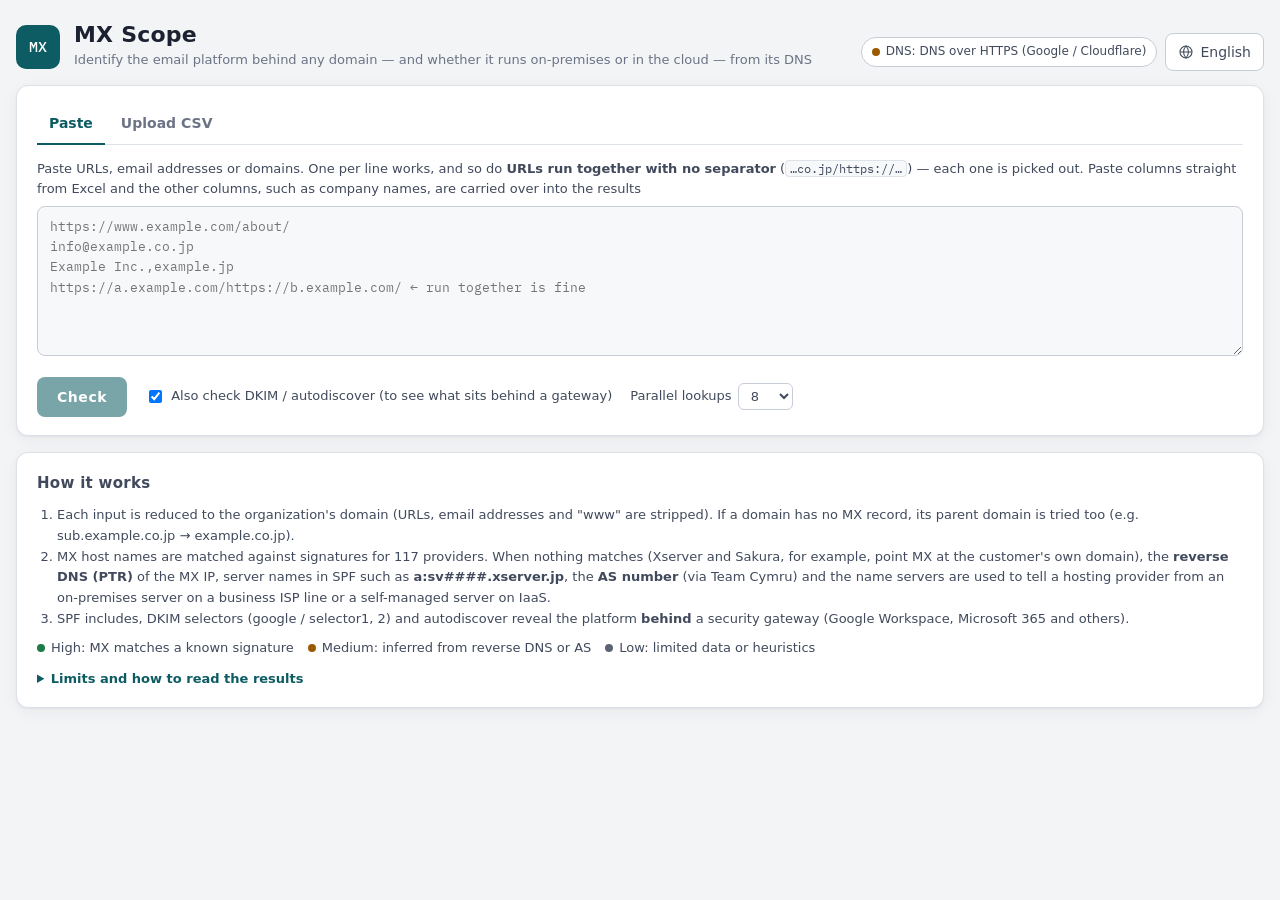
<file: mx-scope/index.html>
<!doctype html>
<html lang="ja">
<head>
<meta charset="utf-8">
<meta name="viewport" content="width=device-width, initial-scale=1, viewport-fit=cover">
<title>MXスコープ</title>
<meta name="description" content="ドメインやメールアドレスを入れるだけで、DNS の公開情報から利用中のメールサービス（Google Workspace、Microsoft 365 など）と、オンプレ／クラウドの別を一括判定します。">
<link rel="icon" href="data:image/svg+xml,%3Csvg xmlns='http://www.w3.org/2000/svg' viewBox='0 0 64 64'%3E%3Crect width='64' height='64' rx='14' fill='%230d5c63'/%3E%3Ctext x='32' y='43' font-family='monospace' font-size='30' font-weight='bold' fill='%23fff' text-anchor='middle'%3EMX%3C/text%3E%3C/svg%3E">
<link rel="preconnect" href="https://fonts.googleapis.com">
<link rel="preconnect" href="https://fonts.gstatic.com" crossorigin>
<link href="https://fonts.googleapis.com/css2?family=BIZ+UDPGothic:wght@400;700&family=IBM+Plex+Mono:wght@400;500&display=swap" rel="stylesheet">
<style>
:root{
  --bg:#f3f4f6;--surface:#ffffff;--surface-2:#f7f8fa;--ink:#1b2130;--ink-2:#414a5c;--muted:#6b7385;--line:#dde1e8;--line-2:#c6ccd8;
  --accent:#0d5c63;--accent-ink:#ffffff;--accent-soft:#dfeff0;
  --good:#1e7b45;--good-soft:#e0f3e7;--warn:#9a5b00;--warn-soft:#fbefd9;--crit:#b42318;--crit-soft:#fce8e6;--info:#2a5db0;--info-soft:#e5edfa;--neutral:#5b6474;--neutral-soft:#e9ecf1;
  --shadow:0 1px 2px rgba(20,30,50,.06),0 4px 16px rgba(20,30,50,.05);
  --sans:"BIZ UDPGothic","Hiragino Sans","Yu Gothic UI","Meiryo",system-ui,sans-serif;
  --mono:"IBM Plex Mono","SFMono-Regular",Menlo,Consolas,monospace;
  color-scheme:light;
}
@media (prefers-color-scheme:dark){:root:not([data-theme="light"]){
  --bg:#101318;--surface:#181c23;--surface-2:#1f242d;--ink:#e6e9ef;--ink-2:#b5bcc9;--muted:#8b93a5;--line:#2a303b;--line-2:#3a4150;
  --accent:#5cc8cf;--accent-ink:#0b1416;--accent-soft:#143236;
  --good:#66cf8d;--good-soft:#15301f;--warn:#f2b653;--warn-soft:#3a2b10;--crit:#f4948c;--crit-soft:#3d1c19;--info:#8fb6f7;--info-soft:#172641;--neutral:#a7aebc;--neutral-soft:#262b35;
  --shadow:0 1px 2px rgba(0,0,0,.4),0 4px 16px rgba(0,0,0,.3);color-scheme:dark;}}
:root[data-theme="dark"]{
  --bg:#101318;--surface:#181c23;--surface-2:#1f242d;--ink:#e6e9ef;--ink-2:#b5bcc9;--muted:#8b93a5;--line:#2a303b;--line-2:#3a4150;
  --accent:#5cc8cf;--accent-ink:#0b1416;--accent-soft:#143236;
  --good:#66cf8d;--good-soft:#15301f;--warn:#f2b653;--warn-soft:#3a2b10;--crit:#f4948c;--crit-soft:#3d1c19;--info:#8fb6f7;--info-soft:#172641;--neutral:#a7aebc;--neutral-soft:#262b35;
  --shadow:0 1px 2px rgba(0,0,0,.4),0 4px 16px rgba(0,0,0,.3);color-scheme:dark;}
*{box-sizing:border-box}
[hidden]{display:none!important}
html,body{margin:0}
body{background:var(--bg);color:var(--ink);font-family:var(--sans);font-size:14px;line-height:1.6;padding-block:0 48px;padding-inline:16px}
a{color:var(--accent)}
button,input,select,textarea{font:inherit;color:inherit}
.wrap{max-width:1280px;margin:0 auto}
header.top{display:flex;flex-wrap:wrap;align-items:flex-end;justify-content:space-between;gap:12px 24px;padding-block:22px 14px}
.brand{display:flex;align-items:center;gap:14px}
.logo{display:inline-grid;place-items:center;width:44px;height:44px;border-radius:10px;background:var(--accent);color:var(--accent-ink);font-family:var(--mono);font-weight:500;font-size:15px;letter-spacing:.02em}
.brand h1{margin:0;font-size:22px;line-height:1.2;letter-spacing:.01em}
.brand p{margin:2px 0 0;color:var(--muted);font-size:13px}
.badge{display:inline-flex;align-items:center;gap:6px;padding:4px 10px;border:1px solid var(--line-2);border-radius:999px;font-size:12px;color:var(--ink-2);background:var(--surface)}
.badge .dot{width:8px;height:8px;border-radius:50%;background:var(--neutral)}
.badge.ok .dot{background:var(--good)}
.badge.warn .dot{background:var(--warn)}
.panel{background:var(--surface);border:1px solid var(--line);border-radius:12px;box-shadow:var(--shadow);padding:18px 20px;margin-block:0 16px}
.panel h2{margin:0 0 10px;font-size:15px;letter-spacing:.02em}
.tabs{display:flex;gap:4px;border-bottom:1px solid var(--line);margin-bottom:14px}
.tabs button{background:none;border:0;border-bottom:2px solid transparent;padding:8px 12px;margin-bottom:-1px;color:var(--muted);cursor:pointer;font-weight:700}
.tabs button[aria-selected="true"]{color:var(--accent);border-bottom-color:var(--accent)}
.tabs button:focus-visible,button:focus-visible,select:focus-visible,textarea:focus-visible,input:focus-visible{outline:2px solid var(--accent);outline-offset:2px}
label.lbl{display:block;color:var(--ink-2);font-size:13px;margin-bottom:6px}
label.lbl code.ex{font-family:var(--mono);font-size:11.5px;background:var(--surface-2);border:1px solid var(--line);padding:0 4px;border-radius:4px}
textarea{width:100%;min-height:150px;resize:vertical;border:1px solid var(--line-2);border-radius:8px;background:var(--surface-2);padding:10px 12px;font-family:var(--mono);font-size:13px;line-height:1.55}
.drop{border:2px dashed var(--line-2);border-radius:10px;padding:22px;text-align:center;color:var(--ink-2);background:var(--surface-2);transition:border-color .15s,background .15s}
.drop.over{border-color:var(--accent);background:var(--accent-soft)}
.drop input{display:block;margin:0 auto 8px}
.drop p{margin:6px 0 0;font-size:13px}
.csv-preview{margin-top:12px;font-size:13px;color:var(--ink-2)}
.csv-preview table{border-collapse:collapse;font-size:12px;margin-top:6px}
.csv-preview th,.csv-preview td{border:1px solid var(--line);padding:3px 8px;text-align:start;white-space:nowrap}
.csv-preview th.pick{background:var(--accent-soft);color:var(--accent)}
.controls{display:flex;flex-wrap:wrap;align-items:center;gap:10px 18px;margin-top:14px}
.opt{display:inline-flex;align-items:center;gap:6px;font-size:13px;color:var(--ink-2)}
select{border:1px solid var(--line-2);border-radius:6px;padding:4px 8px;background:var(--surface)}
button.primary{background:var(--accent);color:var(--accent-ink);border:0;border-radius:8px;padding:9px 20px;font-weight:700;cursor:pointer;letter-spacing:.04em}
button.primary:disabled{opacity:.55;cursor:default}
button.ghost{background:var(--surface);border:1px solid var(--line-2);border-radius:8px;padding:7px 12px;cursor:pointer;color:var(--ink-2)}
button.ghost:hover{border-color:var(--accent);color:var(--accent)}
.muted{color:var(--muted);font-size:13px}
.progress{margin-top:14px;display:flex;align-items:center;gap:12px}
.bar{flex:1;height:8px;border-radius:999px;background:var(--neutral-soft);overflow:hidden}
.bar > div{height:100%;width:0;background:var(--accent);transition:width .2s}
.summary{display:grid;grid-template-columns:minmax(0,1fr) minmax(0,1.2fr);gap:16px;margin-bottom:16px}
@media (max-width:900px){.summary{grid-template-columns:1fr}}
.tiles{display:grid;grid-template-columns:repeat(2,minmax(0,1fr));gap:10px}
.tile{background:var(--surface);border:1px solid var(--line);border-radius:12px;padding:12px 14px;box-shadow:var(--shadow);display:flex;flex-direction:column;gap:2px}
.tile .k{font-size:12px;color:var(--muted);display:flex;align-items:center;gap:6px}
.tile .v{font-size:26px;font-weight:700;line-height:1.1;font-variant-numeric:tabular-nums}
.tile .s{font-size:12px;color:var(--ink-2)}
.tile.total{grid-column:1 / -1;flex-direction:row;align-items:baseline;gap:12px}
.tile.total .v{font-size:30px}
.mark{display:inline-grid;place-items:center;width:20px;height:20px;border-radius:6px;font-size:12px;font-weight:700}
.mark.A{background:var(--good-soft);color:var(--good)}.mark.B{background:var(--warn-soft);color:var(--warn)}.mark.C{background:var(--info-soft);color:var(--info)}.mark.X{background:var(--neutral-soft);color:var(--neutral)}.mark.Q{background:var(--neutral-soft);color:var(--muted)}
.chart{background:var(--surface);border:1px solid var(--line);border-radius:12px;padding:14px 16px;box-shadow:var(--shadow)}
.chart h3{margin:0 0 8px;font-size:13px;color:var(--ink-2);display:flex;justify-content:space-between;align-items:baseline}
.chart h3 span{font-weight:400;color:var(--muted);font-size:12px}
.bars{display:grid;grid-template-columns:minmax(120px,max-content) 1fr auto;gap:5px 10px;align-items:center;font-size:12.5px}
.bars .n{white-space:nowrap;overflow:hidden;text-overflow:ellipsis;max-width:260px;color:var(--ink-2)}
.bars .b{height:14px;background:var(--neutral-soft);border-radius:3px;overflow:hidden}
.bars .b > i{display:block;height:100%;background:var(--accent);border-radius:3px}
.bars .c{font-variant-numeric:tabular-nums;color:var(--ink-2);min-width:2.5em;text-align:end}
.bars .r{cursor:pointer;display:contents}
.bars .r:hover .n{color:var(--accent)}
.toolbar{display:flex;flex-wrap:wrap;gap:8px 12px;align-items:center;margin-bottom:12px}
.toolbar input[type=search]{border:1px solid var(--line-2);border-radius:6px;padding:5px 10px;background:var(--surface);min-width:200px}
.toolbar .sp{flex:1}
.tablewrap{overflow-x:auto;border:1px solid var(--line);border-radius:10px}
table.res{border-collapse:collapse;width:100%;font-size:13px;min-width:1120px}
table.res th,table.res td{padding:7px 10px;border-bottom:1px solid var(--line);text-align:start;vertical-align:top}
table.res th{background:var(--surface-2);position:sticky;top:0;font-size:12px;color:var(--ink-2);white-space:nowrap;cursor:pointer;user-select:none}
table.res th.sorted::after{content:" ▾";color:var(--accent)}
table.res th.sorted.asc::after{content:" ▴"}
table.res tr:hover td{background:var(--surface-2)}
table.res td.dom{font-family:var(--mono);font-size:12.5px;white-space:nowrap}
table.res td.dom small{display:block;color:var(--muted);font-family:var(--sans);font-size:11px}
table.res td.mono{font-family:var(--mono);font-size:12px;color:var(--ink-2);word-break:break-all}
table.res td.mono.mx{white-space:nowrap;word-break:normal}
table.res td.lab{font-weight:700;min-width:200px}
table.res td.lab small{display:block;font-weight:400;color:var(--muted);font-size:11.5px}
.chip{display:inline-flex;align-items:center;gap:5px;padding:2px 9px;border-radius:999px;font-size:12px;white-space:nowrap;border:1px solid transparent}
.chip.host{background:var(--surface-2);border-color:var(--line-2);color:var(--ink-2)}
.chip.p-A{background:var(--good-soft);color:var(--good)}.chip.p-B{background:var(--warn-soft);color:var(--warn)}.chip.p-C{background:var(--info-soft);color:var(--info)}.chip.p-X{background:var(--neutral-soft);color:var(--neutral)}.chip.p-Q{background:var(--neutral-soft);color:var(--muted);border-style:dashed;border-color:var(--line-2)}
.conf{display:inline-block;width:8px;height:8px;border-radius:50%;margin-inline-end:6px;vertical-align:middle}
.conf.high{background:var(--good)}.conf.medium{background:var(--warn)}.conf.low{background:var(--neutral)}
tr.detail td{background:var(--surface-2);font-size:12.5px;color:var(--ink-2)}
tr.detail ul{margin:4px 0 0;padding-inline-start:18px}
tr.detail code{font-family:var(--mono);font-size:12px;background:var(--neutral-soft);padding:0 4px;border-radius:4px}
.dl{display:grid;grid-template-columns:max-content 1fr;gap:2px 12px}
.dl dt{color:var(--muted);font-size:12px}
.dl dd{margin:0;font-family:var(--mono);font-size:12px;word-break:break-all}
button.exp{background:none;border:0;color:var(--accent);cursor:pointer;padding:0;font-size:12px;text-decoration:underline}
.about{font-size:13px;color:var(--ink-2)}
.about ol,.about ul{padding-inline-start:20px;margin:6px 0}
.about details summary{cursor:pointer;color:var(--accent);font-weight:700}
.legend{display:flex;flex-wrap:wrap;gap:6px 14px;margin-top:8px}
.empty{padding:30px;text-align:center;color:var(--muted)}
.toast{position:fixed;left:50%;bottom:24px;transform:translateX(-50%);background:var(--ink);color:var(--bg);padding:8px 16px;border-radius:8px;font-size:13px;box-shadow:var(--shadow);opacity:0;pointer-events:none;transition:opacity .2s}
.toast.show{opacity:1}
/* ---- 言語別フォント（日本語以外は OS の標準書体。中国語・韓国語は漢字の字形が合う書体を優先） ---- */
:root:not(:lang(ja)){--sans:system-ui,-apple-system,"Segoe UI",Roboto,"Noto Sans","Helvetica Neue",Arial,sans-serif}
:root:lang(zh-CN){--sans:system-ui,-apple-system,"PingFang SC","Microsoft YaHei","Noto Sans SC","Noto Sans CJK SC",sans-serif}
:root:lang(zh-TW){--sans:system-ui,-apple-system,"PingFang TC","Microsoft JhengHei","Noto Sans TC","Noto Sans CJK TC",sans-serif}
:root:lang(ko){--sans:system-ui,-apple-system,"Apple SD Gothic Neo","Malgun Gothic","Noto Sans KR","Noto Sans CJK KR",sans-serif}
:root:lang(ar),:root:lang(fa),:root:lang(ur){--sans:system-ui,-apple-system,"Segoe UI","Noto Naskh Arabic","Noto Sans Arabic",Tahoma,sans-serif}
:root:lang(ur){--sans:system-ui,"Noto Nastaliq Urdu","Noto Naskh Arabic",Tahoma,sans-serif}
/* ドメインや DNS の値は、右から左の言語でも左から右で表示する */
.dom bdi,.mono,code,.dl dd,textarea,.csv-preview td{direction:ltr;unicode-bidi:isolate}
[dir="rtl"] .mono,[dir="rtl"] .dl dd{text-align:end}
/* ---- 言語メニュー ---- */
.hdr-tools{display:flex;gap:8px;align-items:center;flex-wrap:wrap}
.lang-wrap{position:relative}
.lang-btn{display:inline-flex;align-items:center;gap:6px}
.lang-btn svg{flex:none}
.lang-menu{position:absolute;inset-inline-end:0;top:calc(100% + 6px);z-index:30;background:var(--surface);border:1px solid var(--line-2);border-radius:10px;box-shadow:var(--shadow);padding:6px;width:min(calc(100vw - 32px),360px);max-height:min(70vh,540px);overflow:auto;display:grid;grid-template-columns:1fr 1fr;gap:2px}
.lang-menu button{display:flex;flex-direction:column;align-items:flex-start;text-align:start;background:none;border:0;border-radius:6px;padding:6px 10px;cursor:pointer;color:var(--ink);line-height:1.35}
.lang-menu button span{font-size:14px}
.lang-menu button small{color:var(--muted);font-size:11px}
.lang-menu button:hover{background:var(--surface-2)}
.lang-menu button.active{background:var(--accent-soft);color:var(--accent)}
.lang-menu button.active small{color:var(--accent)}
.lang-menu button:focus-visible{outline:2px solid var(--accent);outline-offset:-2px}
@media (max-width:420px){.lang-menu{grid-template-columns:1fr}}
.detail-grid{display:grid;grid-template-columns:repeat(auto-fit,minmax(min(320px,100%),1fr));gap:8px 24px}
.det-h{display:block;margin-top:8px}
.csv-scroll{overflow-x:auto}
@media (prefers-reduced-motion:reduce){*{transition:none!important}}
@media (max-width:600px){.tiles{grid-template-columns:1fr 1fr}.tile .v{font-size:22px}.brand h1{font-size:19px}}
</style>
</head>
<body>
<div class="wrap">
<header class="top">
  <div class="brand">
    <span class="logo">MX</span>
    <div>
      <h1 data-i18n="app.name">MXスコープ</h1>
      <p data-i18n="hdr.tagline">ドメインの DNS からメール基盤のブランドと、オンプレ／クラウドを見抜く</p>
    </div>
  </div>
  <div class="hdr-tools">
    <span id="resolverBadge" class="badge"><span class="dot"></span>DNS: 確認中</span>
    <button id="restoreBtn" class="ghost" hidden>前回の結果を復元</button>
    <div class="lang-wrap">
      <button id="langBtn" class="ghost lang-btn" type="button" aria-haspopup="listbox" aria-expanded="false" data-i18n-title="lang.tip" title="表示言語" aria-label="表示言語">
        <svg viewBox="0 0 24 24" width="16" height="16" aria-hidden="true"><circle cx="12" cy="12" r="9" fill="none" stroke="currentColor" stroke-width="1.6"/><path d="M3 12h18M12 3c2.4 2.6 3.7 5.6 3.7 9s-1.3 6.4-3.7 9c-2.4-2.6-3.7-5.6-3.7-9S9.6 5.6 12 3z" fill="none" stroke="currentColor" stroke-width="1.6"/></svg>
        <span id="langLabel" lang="ja">日本語</span>
      </button>
      <div id="langMenu" class="lang-menu" role="listbox" hidden></div>
    </div>
  </div>
</header>

<section class="panel">
  <div class="tabs" role="tablist">
    <button role="tab" id="tabPaste" aria-selected="true" data-tab="paste" data-i18n="tab.paste">貼り付け</button>
    <button role="tab" id="tabCsv" aria-selected="false" data-tab="csv" data-i18n="tab.csv">CSV アップロード</button>
  </div>
  <div id="panePaste" class="tabpanel">
    <label class="lbl" for="inputText" data-i18n-html="paste.label_html">URL・メールアドレス・ドメインを貼り付け。1 行に 1 つでも、<b>区切りの無いまま URL がつながっていても</b>（<code class="ex">…co.jp/https://…</code>）1 件ずつ取り出します。Excel の列をそのまま貼れば、会社名など他の列は結果に引き継ぎます</label>
    <textarea id="inputText" spellcheck="false" data-i18n-ph="paste.placeholder" placeholder="https://www.example.co.jp/company/&#10;info@example.co.jp&#10;株式会社サンプル,example.jp&#10;https://a.example.jp/https://b.example.jp/ ← つながっていても OK"></textarea>
  </div>
  <div id="paneCsv" class="tabpanel" hidden>
    <div class="drop" id="dropZone">
      <input type="file" id="csvFile" accept=".csv,.tsv,.txt,text/csv,text/plain">
      <p data-i18n-html="csv.drop_html">CSV / TSV / テキストをここにドロップ。文字コードは UTF-8・Shift_JIS を自動判別。<br>ドメイン（URL・メール）の列は自動検出し、会社名などの他の列は結果 CSV にそのまま引き継ぎます。</p>
    </div>
    <div id="csvPreview" class="csv-preview" hidden></div>
  </div>
  <div class="controls">
    <button id="runBtn" class="primary" data-i18n="run.btn">判定する</button>
    <button id="cancelBtn" class="ghost" hidden data-i18n="run.cancel">中止</button>
    <label class="opt"><input type="checkbox" id="optDeep" checked> <span data-i18n="opt.deep">DKIM / autodiscover も調べる（ゲートウェイの裏側を推定）</span></label>
    <label class="opt"><span data-i18n="opt.conc">並列数</span> <select id="optConc"><option>4</option><option selected>8</option><option>12</option><option>16</option><option>24</option></select></label>
    <span id="inputCount" class="muted"></span>
  </div>
  <div class="progress" id="progress" hidden><div class="bar"><div id="progressBar"></div></div><span id="progressText" class="muted"></span></div>
</section>

<section id="summary" class="summary" hidden>
  <div class="tiles">
    <div class="tile total"><span class="v" id="tTotal">0</span><span class="s"><span data-i18n="tile.total">件を判定</span><span id="tSub" class="muted"></span></span></div>
    <div class="tile"><span class="k"><span class="mark A">◎</span><span data-i18n="tile.A">有望</span></span><span class="v" id="tA">0</span><span class="s" data-i18n="tile.A_sub">レンタルサーバー・ISP・自社運用</span></div>
    <div class="tile"><span class="k"><span class="mark B">○</span><span data-i18n="tile.B">競合 SaaS</span></span><span class="v" id="tB">0</span><span class="s" data-i18n="tile.B_sub">Microsoft 365・LINE WORKS など</span></div>
    <div class="tile"><span class="k"><span class="mark X">✕</span><span data-i18n="tile.G">Google Workspace 利用中</span></span><span class="v" id="tG">0</span><span class="s" data-i18n="tile.G_sub">既存ユーザー（対象外）</span></div>
    <div class="tile"><span class="k"><span class="mark C">△</span><span data-i18n="tile.C">要確認・不明</span></span><span class="v" id="tC">0</span><span class="s" data-i18n="tile.C_sub">ゲートウェイ配下・材料不足・メール未使用</span></div>
  </div>
  <div class="chart">
    <h3><span data-i18n="chart.title">メール基盤の内訳</span> <span data-i18n="chart.hint">クリックで絞り込み</span></h3>
    <div class="bars" id="bars"></div>
  </div>
</section>

<section id="results" class="panel" hidden>
  <div class="toolbar">
    <input type="search" id="fText" data-i18n-ph="f.search" placeholder="ドメイン・会社名・判定で検索">
    <select id="fProspect"><option value="">見込み: すべて</option><option value="A">◎ 有望</option><option value="B">○ 競合SaaS</option><option value="C">△ 要確認</option><option value="X">✕ 対象外</option><option value="?">? 不明</option></select>
    <select id="fHosting"><option value="">区分: すべて</option></select>
    <select id="fPlatform"><option value="">基盤: すべて</option></select>
    <span class="sp"></span>
    <span id="shownCount" class="muted"></span>
    <button id="copyBtn" class="ghost" data-i18n="btn.copy">表をコピー (TSV)</button>
    <button id="csvBtn" class="ghost" data-i18n="btn.csv">CSV ダウンロード</button>
    <button id="jsonBtn" class="ghost" data-i18n="btn.json">JSON</button>
    <button id="clearBtn" class="ghost" data-i18n="btn.clear">クリア</button>
  </div>
  <div class="tablewrap">
    <table class="res" id="resTable">
      <thead><tr>
        <th data-k="domain" data-i18n="th.domain">ドメイン</th>
        <th data-k="label" data-i18n="th.label">判定（メール基盤）</th>
        <th data-k="hostingLabel" data-i18n="th.hosting">区分</th>
        <th data-k="prospect" data-i18n="th.prospect">見込み</th>
        <th data-k="mx" data-i18n="th.mx">MX（主）</th>
        <th data-k="spf" data-i18n="th.spf">SPF include</th>
        <th data-k="dmarc" data-i18n="th.dmarc">DMARC</th>
        <th data-i18n="th.evidence">根拠</th>
      </tr></thead>
      <tbody id="resBody"></tbody>
    </table>
  </div>
</section>

<section class="panel about">
  <h2 data-i18n="about.title">判定の仕組みと注意</h2>
  <ol>
    <li data-i18n="about.1">入力を組織ドメインに正規化（URL・メールアドレス・www を除去）。MX が無ければ上位の組織ドメイン（例: sub.example.co.jp → example.co.jp）でも試します。</li>
    <li data-i18n-html="about.2_html">MX レコードのホスト名をベンダー署名と照合。一致しない場合（Xserver やさくらは MX を自社ドメインに向けるのが標準）は、MX の IP の<b>逆引き（PTR）</b>、SPF の <b>a:sv####.xserver.jp</b> のようなサーバー名、<b>AS 番号</b>（Team Cymru）、ネームサーバーから、レンタルサーバー事業者か、ISP 回線上の自社サーバー（オンプレ）か、IaaS 上の自前サーバーかを推定します。</li>
    <li data-i18n-html="about.3_html">SPF の include、DKIM セレクタ（google / selector1・2）、autodiscover を見て、ゲートウェイの<b>裏側</b>で使われている基盤（Google Workspace / Microsoft 365 など）を推定します。</li>
  </ol>
  <div class="legend">
    <span><span class="conf high"></span><span data-i18n="legend.high">高: MX 署名に一致</span></span>
    <span><span class="conf medium"></span><span data-i18n="legend.medium">中: 逆引き / AS から推定</span></span>
    <span><span class="conf low"></span><span data-i18n="legend.low">低: 材料不足・ヒューリスティック</span></span>
  </div>
  <details style="margin-top:10px"><summary data-i18n="about.limits">限界と読み方</summary>
    <ul>
      <li data-i18n-html="limits.1_html">MX は「受信の入口」です。ゲートウェイ配下では裏側が読めないことがあり、その場合は <b>△ 要確認</b> になります。</li>
      <li data-i18n="limits.2">Web サイトのドメインとメールのドメインが違う会社（グループ持株会社など）は判定できません。</li>
      <li data-i18n="limits.3">自社ドメイン内の MX ＋ ISP 回線の IP は「オンプレ濃厚」ですが、データセンターに預けた自社サーバーの可能性も含みます。</li>
      <li data-i18n="limits.4">DNS の問い合わせは Google / Cloudflare の DNS over HTTPS（またはローカルの Node サーバー）経由で行い、対象のメールサーバーには一切接続しません。</li>
    </ul>
  </details>
</section>
</div>
<div class="toast" id="toast" role="status" aria-live="polite"></div>
<script src="i18n.js?v=4"></script>
<script src="i18n/ja.js?v=4"></script>
<script src="i18n/en.js?v=4"></script>
<script src="rules.js?v=4"></script>
<script src="dns.js?v=4"></script>
<script src="app.js?v=4"></script>
</body>
</html>
</file>
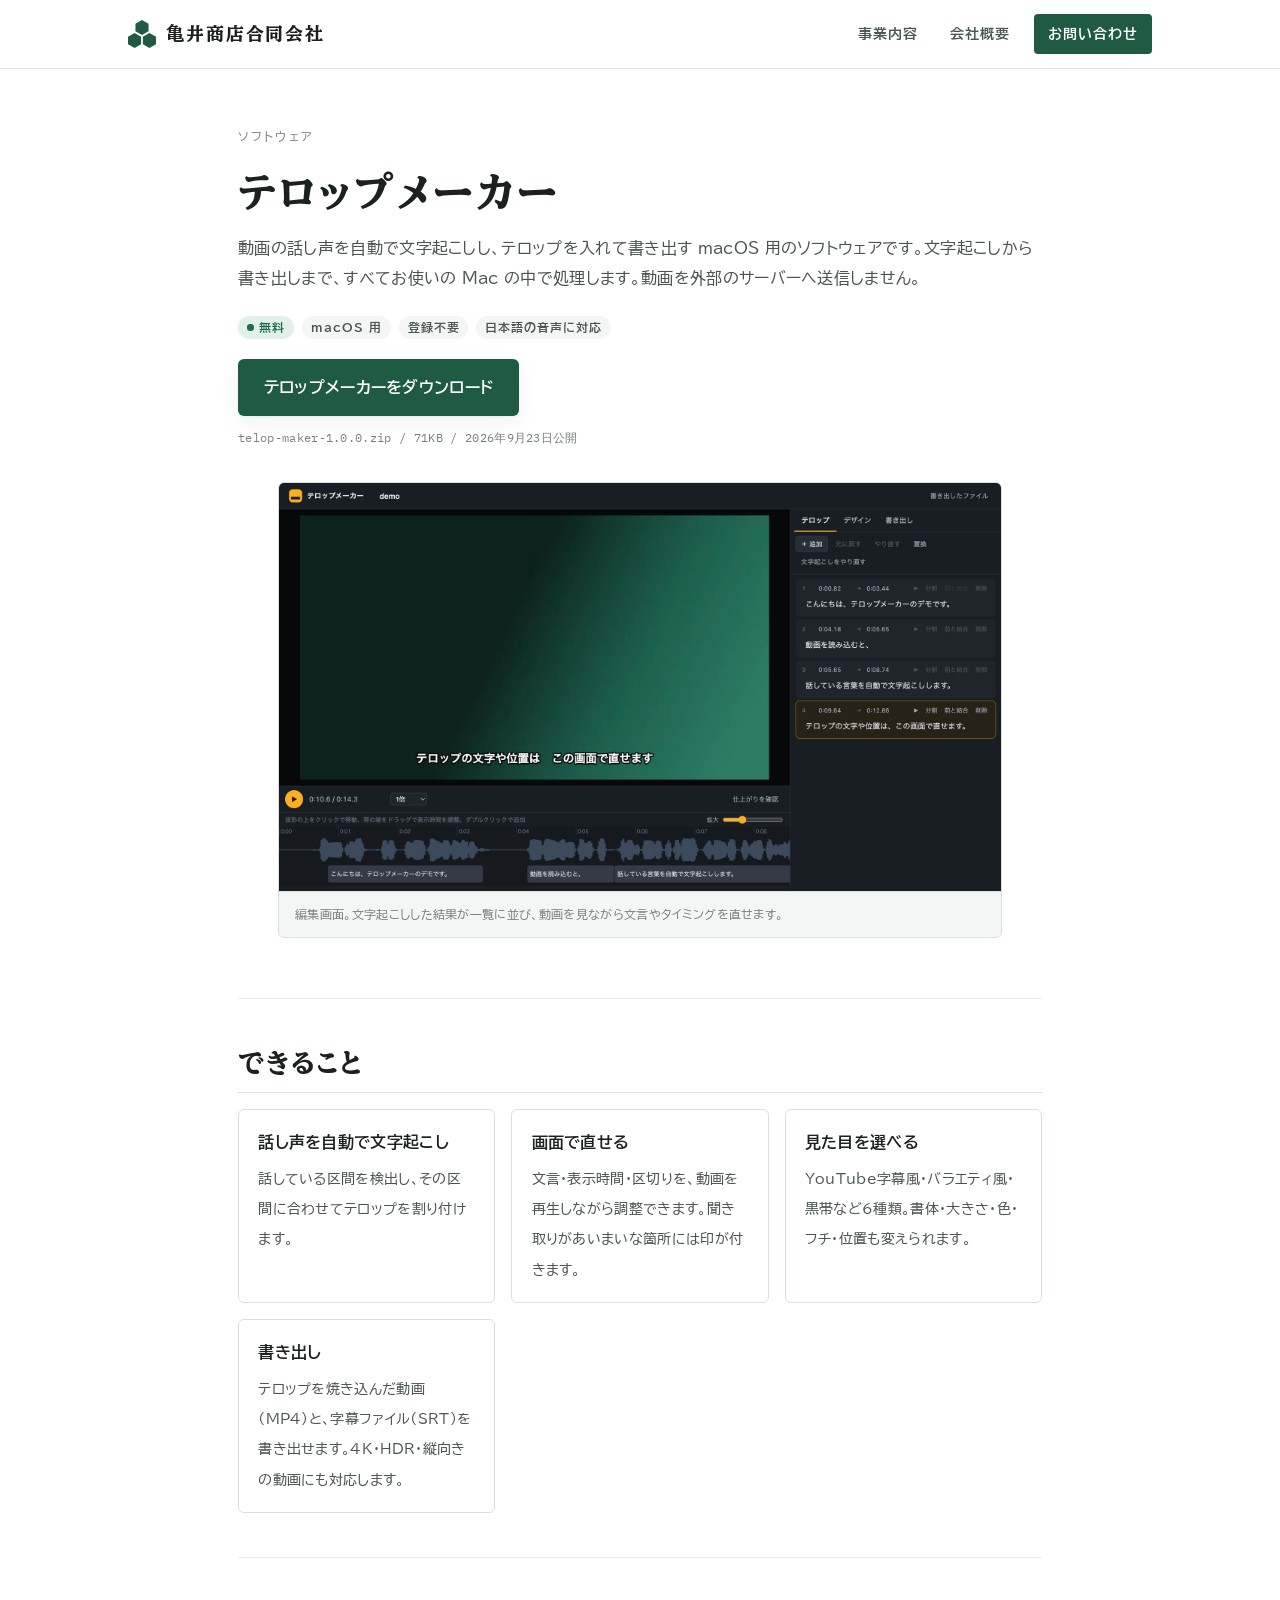
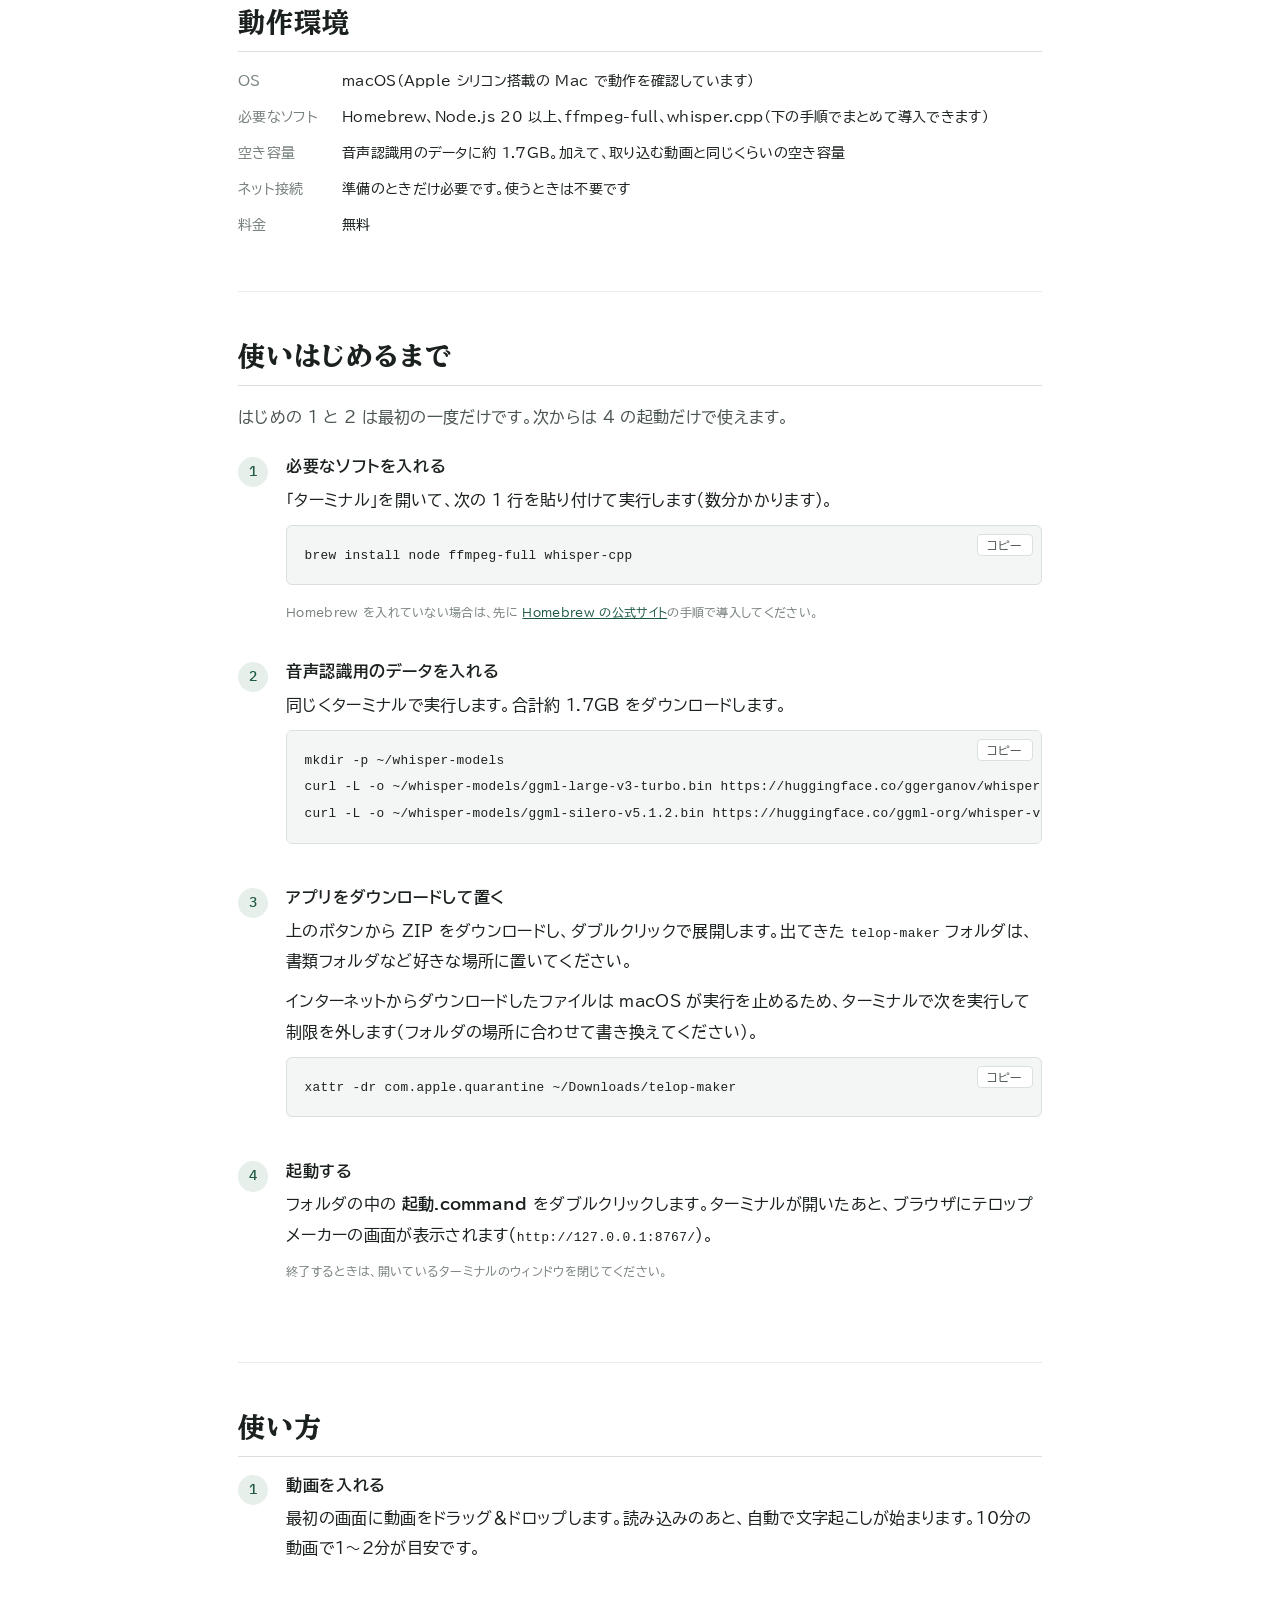
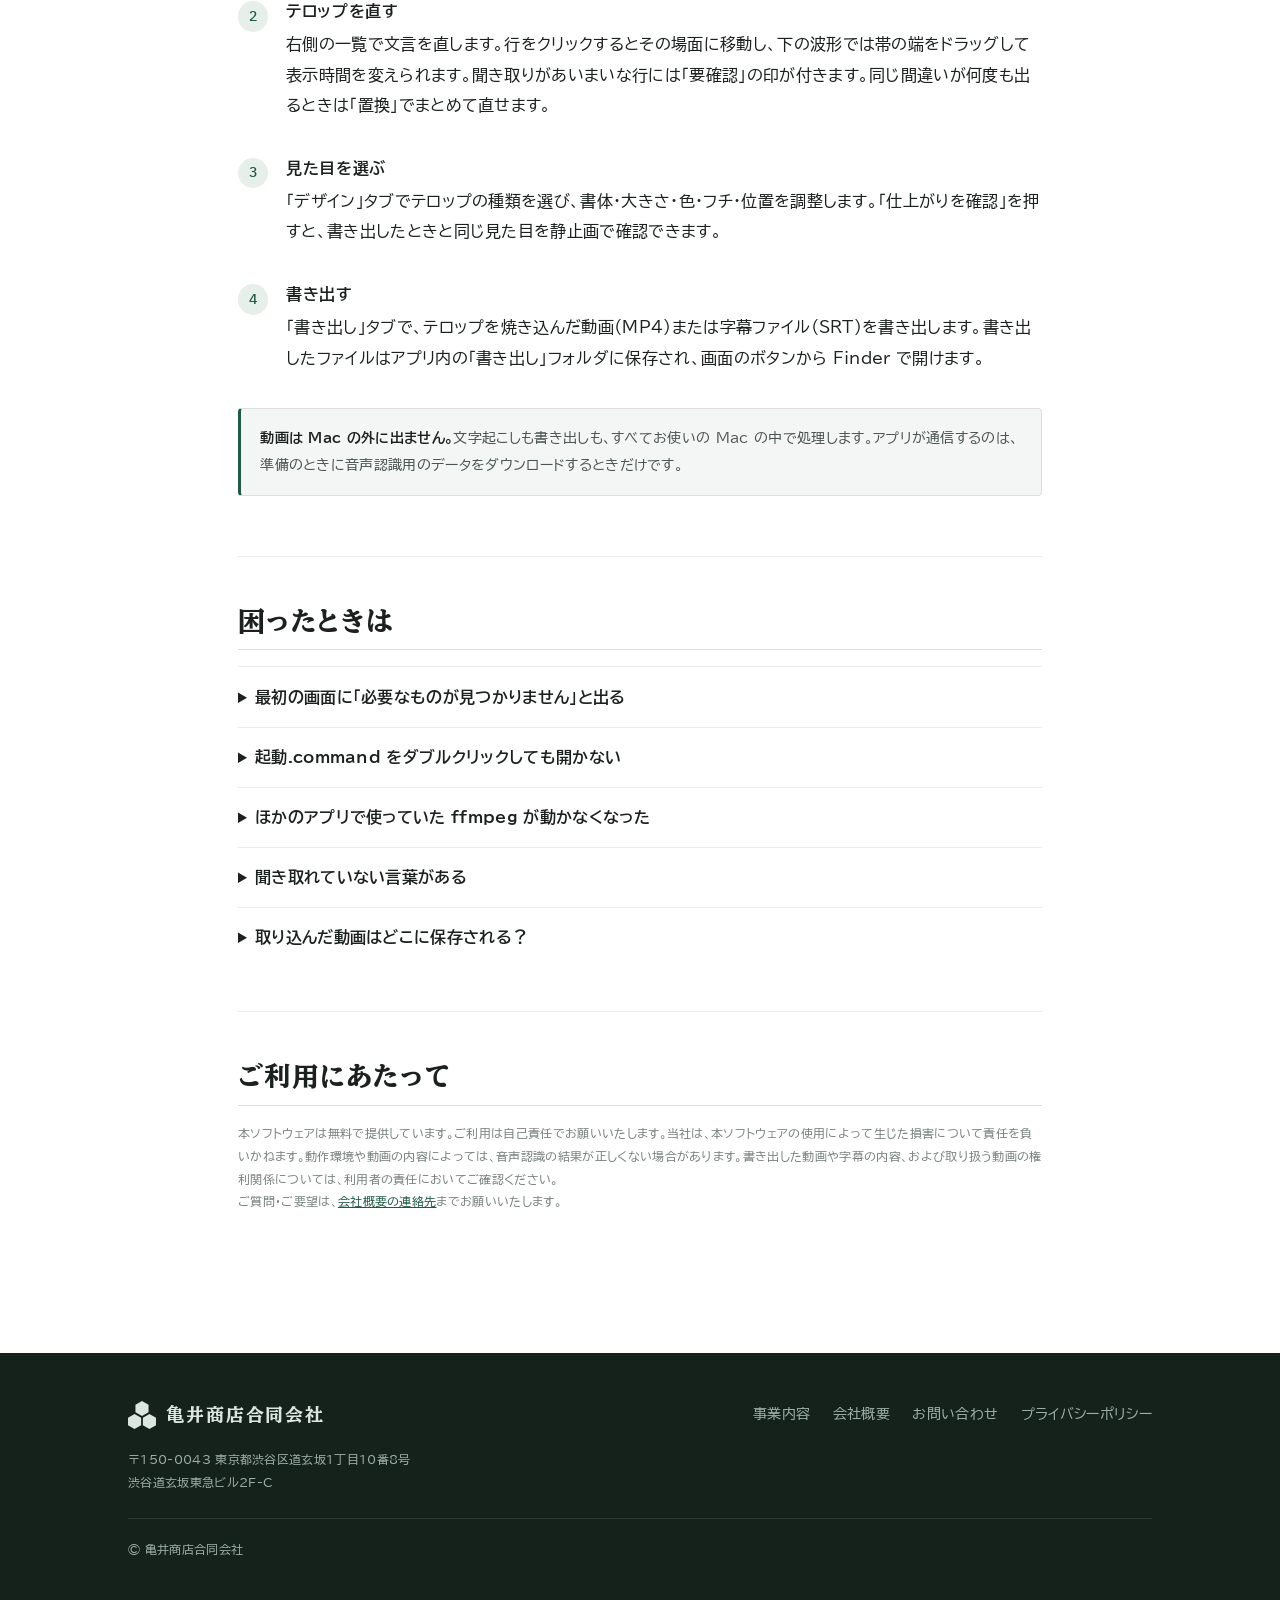
<file: telop-maker/index.html>
<!doctype html>
<html lang="ja">
<head>
<meta charset="utf-8">
<meta name="viewport" content="width=device-width, initial-scale=1">
<title>テロップメーカー｜亀井商店合同会社</title>
<meta name="description" content="動画の話し声を自動で文字起こしし、テロップを入れて書き出すmacOS用の無料ソフトウェア。処理はすべてMacの中で完結し、動画を外部へ送信しません。亀井商店合同会社が開発・公開しています。">
<link rel="canonical" href="https://www.kameishouten.com/telop-maker/">
<meta property="og:type" content="website">
<meta property="og:site_name" content="亀井商店合同会社">
<meta property="og:title" content="テロップメーカー｜亀井商店合同会社">
<meta property="og:description" content="動画の話し声を自動で文字起こしし、テロップを入れて書き出すmacOS用の無料ソフトウェア。処理はすべてMacの中で完結します。">
<meta property="og:url" content="https://www.kameishouten.com/telop-maker/">
<meta property="og:image" content="https://www.kameishouten.com/img/telop.jpg">
<meta property="og:locale" content="ja_JP">
<meta name="theme-color" content="#FFFFFF" media="(prefers-color-scheme: light)">
<meta name="theme-color" content="#0F1412" media="(prefers-color-scheme: dark)">
<link rel="icon" href="data:image/svg+xml,%3Csvg xmlns='http://www.w3.org/2000/svg' viewBox='-16.3 -8.8 32.6 32.6'%3E%3Cpath fill='%231F5A43' d='M0,-8.8 L7.621,-4.4 L7.621,4.4 L0,8.8 L-7.621,4.4 L-7.621,-4.4Z M-8.66,6.2 L-1.039,10.6 L-1.039,19.4 L-8.66,23.8 L-16.281,19.4 L-16.281,10.6Z M8.66,6.2 L16.281,10.6 L16.281,19.4 L8.66,23.8 L1.039,19.4 L1.039,10.6Z'/%3E%3C/svg%3E">
<script type="application/ld+json">
{
  "@context": "https://schema.org",
  "@type": "SoftwareApplication",
  "name": "テロップメーカー",
  "applicationCategory": "MultimediaApplication",
  "operatingSystem": "macOS",
  "softwareVersion": "1.0.0",
  "downloadUrl": "https://www.kameishouten.com/telop-maker/telop-maker-1.0.0.zip",
  "offers": { "@type": "Offer", "price": "0", "priceCurrency": "JPY" },
  "publisher": { "@type": "Organization", "name": "亀井商店合同会社", "url": "https://www.kameishouten.com/" }
}
</script>
<link rel="preconnect" href="https://fonts.googleapis.com">
<link rel="preconnect" href="https://fonts.gstatic.com" crossorigin>
<link rel="stylesheet" href="https://fonts.googleapis.com/css2?family=BIZ+UDPGothic:wght@400;700&family=BIZ+UDPMincho:wght@400;700&family=IBM+Plex+Mono:wght@400;500&display=swap">
<style>
/* ============================================================
   テロップメーカー 配布ページ（配色・書体は本体サイトに合わせる）
   ============================================================ */
:root{
  --bg:#FFFFFF; --bg-alt:#F3F6F4; --surface:#FFFFFF;
  --ink:#1B211E; --ink-2:#4B5550; --ink-3:#77817C;
  --rule:#DAE1DD; --rule-2:#E8EDEA;
  --accent:#1F5A43; --accent-hover:#174636; --accent-ink:#FFFFFF; --accent-tint:#E6EFEA;
  --kikko:#DFE8E3;
  --live:#1C6E4C; --live-bg:#E2F1E8;
  --foot-bg:#15221C; --foot-ink:#DCE6E0; --foot-ink-2:#9DB0A6; --foot-rule:#2A3A32;
  --shadow:0 1px 2px rgba(20,34,28,.05),0 6px 20px rgba(20,34,28,.06);
  --mincho:"BIZ UDPMincho","Hiragino Mincho ProN","Yu Mincho",serif;
  --gothic:"BIZ UDPGothic","Hiragino Sans","Yu Gothic",system-ui,sans-serif;
  --mono:"IBM Plex Mono",ui-monospace,"SFMono-Regular",Menlo,monospace;
  --fs-h1:clamp(1.9rem,4vw,2.6rem);
  --fs-h2:clamp(1.35rem,2.4vw,1.7rem);
  --fs-sm:.875rem; --fs-xs:.75rem;
  --wrap:900px; --pad:clamp(20px,5vw,48px);
}
@media (prefers-color-scheme:dark){
  :root{
    --bg:#0F1412; --bg-alt:#141B18; --surface:#18201D;
    --ink:#E3EAE6; --ink-2:#A7B3AD; --ink-3:#7D8883;
    --rule:#29342F; --rule-2:#1F2825;
    --accent:#7CC3A1; --accent-hover:#96D2B5; --accent-ink:#0F1412; --accent-tint:#18342A;
    --kikko:#1B2622;
    --live:#86D3AE; --live-bg:#15352A;
    --foot-bg:#0A0E0C; --foot-ink:#D5DFDA; --foot-ink-2:#8C9C94; --foot-rule:#1E2A25;
    --shadow:0 1px 2px rgba(0,0,0,.35),0 8px 24px rgba(0,0,0,.25);
  }
}
*{box-sizing:border-box;}
html{color-scheme:light dark;-webkit-text-size-adjust:100%;}
body{margin:0;background:var(--bg);color:var(--ink);font-family:var(--gothic);line-height:1.9;letter-spacing:.02em;}
img{max-width:100%;height:auto;display:block;}
a{color:var(--accent);}
a:hover{color:var(--accent-hover);}
.wrap{max-width:var(--wrap);margin-inline:auto;padding-inline:var(--pad);}

/* ヘッダー・フッター */
.site-head{position:sticky;top:0;z-index:10;background:color-mix(in srgb,var(--bg) 92%,transparent);backdrop-filter:blur(8px);border-bottom:1px solid var(--rule);}
.site-head__in{display:flex;align-items:center;gap:1.5rem;min-height:4.25rem;max-width:1120px;}
.site-head .logo{margin-inline-end:auto;}
.logo{display:inline-flex;align-items:center;gap:.65rem;color:var(--ink);text-decoration:none;}
.logo__name{font-family:var(--mincho);font-weight:700;font-size:1.125rem;letter-spacing:.1em;line-height:1.2;white-space:nowrap;}
.logo .mark{width:1.75rem;height:1.75rem;color:var(--accent);flex:none;display:block;}
.gnav{display:flex;gap:.25rem;}
.gnav a{display:block;padding:.45rem .85rem;border-radius:4px;color:var(--ink-2);text-decoration:none;font-size:var(--fs-sm);font-weight:700;letter-spacing:.08em;transition:background .15s,color .15s;}
.gnav a:hover{background:var(--bg-alt);color:var(--ink);}
.gnav a.is-contact{background:var(--accent);color:var(--accent-ink);margin-left:.4rem;}
.gnav a.is-contact:hover{background:var(--accent-hover);color:var(--accent-ink);}
.site-foot{background:var(--foot-bg);color:var(--foot-ink);margin-top:clamp(48px,7vw,80px);}
.site-foot__in{display:flex;flex-wrap:wrap;gap:1.5rem 2.5rem;justify-content:space-between;padding-block:clamp(32px,5vw,48px);max-width:1120px;}
.site-foot .logo{color:var(--foot-ink);}
.site-foot .logo .mark{color:var(--foot-ink);}
.site-foot address{font-style:normal;font-size:var(--fs-xs);color:var(--foot-ink-2);margin-top:.6rem;line-height:1.9;}
.fnav{display:flex;flex-wrap:wrap;gap:.4rem 1.4rem;font-size:var(--fs-sm);align-items:flex-start;}
.fnav a{color:var(--foot-ink-2);text-decoration:none;}
.fnav a:hover{color:var(--foot-ink);}
.copy{width:100%;border-top:1px solid var(--foot-rule);padding-top:1.2rem;margin:0;font-size:var(--fs-xs);color:var(--foot-ink-2);}

/* 見出し */
h1,h2,h3{font-family:var(--mincho);letter-spacing:.04em;line-height:1.5;}
h1{font-size:var(--fs-h1);margin:0 0 .6rem;}
h2{font-size:var(--fs-h2);margin:0 0 1rem;padding-bottom:.5rem;border-bottom:1px solid var(--rule);}
h3{font-size:1.0625rem;margin:1.8rem 0 .5rem;}
p{margin:0 0 1rem;}
section{padding-block:clamp(28px,4.5vw,44px);}
section + section{border-top:1px solid var(--rule-2);}

/* 先頭 */
.hero{padding-top:clamp(32px,5vw,56px);}
.eyebrow{font-size:var(--fs-xs);letter-spacing:.18em;color:var(--ink-3);margin:0 0 .8rem;}
.lead{color:var(--ink-2);margin-bottom:1.4rem;}
.chips{display:flex;flex-wrap:wrap;gap:.5rem;margin-bottom:1.2rem;}
.chip{display:inline-flex;align-items:center;gap:.45em;padding:.14em .75em;border-radius:999px;font-size:var(--fs-xs);font-weight:700;letter-spacing:.08em;line-height:1.7;white-space:nowrap;color:var(--live);background:var(--live-bg);}
.chip::before{content:"";width:.55em;height:.55em;border-radius:50%;background:currentColor;flex:none;}
.chip--plain{color:var(--ink-2);background:var(--bg-alt);}
.chip--plain::before{display:none;}
.dl{display:inline-flex;align-items:center;gap:.6rem;background:var(--accent);color:var(--accent-ink);text-decoration:none;font-weight:700;padding:.85rem 1.6rem;border-radius:6px;box-shadow:var(--shadow);}
.dl:hover{background:var(--accent-hover);color:var(--accent-ink);}
.dl__sub{display:block;font-size:var(--fs-xs);font-weight:400;color:var(--ink-3);margin-top:.7rem;font-family:var(--mono);}
.shot{margin-top:2rem;border:1px solid var(--rule);border-radius:6px;overflow:hidden;background:var(--bg-alt);}
.shot figcaption{font-size:var(--fs-xs);color:var(--ink-3);padding:.7rem 1rem;border-top:1px solid var(--rule);}

/* 特長 */
.feats{display:grid;grid-template-columns:repeat(auto-fit,minmax(230px,1fr));gap:1rem;padding:0;margin:0;list-style:none;}
.feats li{background:var(--surface);border:1px solid var(--rule);border-radius:6px;padding:1.1rem 1.2rem;}
.feats b{display:block;margin-bottom:.3rem;}
.feats span{font-size:var(--fs-sm);color:var(--ink-2);}

/* 手順 */
.steps{counter-reset:step;list-style:none;padding:0;margin:0;}
.steps > li{counter-increment:step;position:relative;padding:0 0 1.6rem 3rem;}
.steps > li::before{content:counter(step);position:absolute;left:0;top:.15rem;width:1.9rem;height:1.9rem;border-radius:50%;background:var(--accent-tint);color:var(--accent);font-family:var(--mono);font-weight:500;display:grid;place-items:center;font-size:.85rem;}
.steps h3{margin:0 0 .4rem;font-family:var(--gothic);font-size:1rem;font-weight:700;}
.steps p{margin-bottom:.6rem;}
pre.code{position:relative;background:var(--bg-alt);border:1px solid var(--rule);border-radius:6px;padding:1rem 1.1rem;overflow-x:auto;font-family:var(--mono);font-size:.8rem;line-height:2;margin:.6rem 0 1rem;}
pre.code code{white-space:pre;}
.copybtn{position:absolute;top:.5rem;right:.5rem;font-family:var(--gothic);font-size:var(--fs-xs);border:1px solid var(--rule);background:var(--surface);color:var(--ink-2);border-radius:4px;padding:.25rem .6rem;cursor:pointer;}
.copybtn:hover{border-color:var(--accent);color:var(--accent);}
.note{font-size:var(--fs-xs);color:var(--ink-3);line-height:1.9;}
.callout{background:var(--bg-alt);border:1px solid var(--rule);border-left:3px solid var(--accent);border-radius:4px;padding:1rem 1.2rem;font-size:var(--fs-sm);color:var(--ink-2);}
.callout b{color:var(--ink);}
dl.spec{display:grid;grid-template-columns:auto 1fr;gap:.1rem 1.5rem;margin:0;font-size:var(--fs-sm);}
dl.spec dt{color:var(--ink-3);}
dl.spec dd{margin:0 0 .5rem;}
details.qa{border-top:1px solid var(--rule-2);padding:.9rem 0;}
details.qa summary{cursor:pointer;font-weight:700;}
details.qa p{margin:.7rem 0 0;font-size:var(--fs-sm);color:var(--ink-2);}
details.qa code{font-family:var(--mono);font-size:.78rem;background:var(--bg-alt);border:1px solid var(--rule);border-radius:3px;padding:.1em .4em;}
@media (max-width:720px){
  .site-head__in{flex-wrap:wrap;gap:.25rem;padding-block:.75rem .5rem;}
  .site-head .logo{width:100%;}
  .gnav{width:calc(100% + 1.7rem);justify-content:space-between;margin-inline:-.85rem;}
  .gnav a.is-contact{margin-left:0;}
}
@media (max-width:600px){
  .steps > li{padding-left:2.4rem;}
  pre.code{font-size:.72rem;}
}
@media (max-width:480px){
  .gnav a{font-size:.8125rem;padding-inline:.6rem;}
}
</style>
</head>
<body>

<header class="site-head">
  <div class="wrap site-head__in">
    <a class="logo" href="/">
      <svg class="mark" viewBox="-16.3 -8.8 32.6 32.6" aria-hidden="true" focusable="false"><path fill="currentColor" d="M0,-8.8 L7.621,-4.4 L7.621,4.4 L0,8.8 L-7.621,4.4 L-7.621,-4.4Z M-8.66,6.2 L-1.039,10.6 L-1.039,19.4 L-8.66,23.8 L-16.281,19.4 L-16.281,10.6Z M8.66,6.2 L16.281,10.6 L16.281,19.4 L8.66,23.8 L1.039,19.4 L1.039,10.6Z"/></svg>
      <span class="logo__name">亀井商店合同会社</span>
    </a>
    <nav class="gnav" aria-label="メインメニュー">
      <a href="/#business">事業内容</a>
      <a href="/#company">会社概要</a>
      <a href="/#contact" class="is-contact">お問い合わせ</a>
    </nav>
  </div>
</header>

<main>
  <div class="wrap">

    <section class="hero">
      <p class="eyebrow">ソフトウェア</p>
      <h1>テロップメーカー</h1>
      <p class="lead">動画の話し声を自動で文字起こしし、テロップを入れて書き出す macOS 用のソフトウェアです。文字起こしから書き出しまで、すべてお使いの Mac の中で処理します。動画を外部のサーバーへ送信しません。</p>
      <div class="chips">
        <span class="chip">無料</span>
        <span class="chip chip--plain">macOS 用</span>
        <span class="chip chip--plain">登録不要</span>
        <span class="chip chip--plain">日本語の音声に対応</span>
      </div>
      <a class="dl" href="telop-maker-1.0.0.zip" download>
        テロップメーカーをダウンロード
      </a>
      <span class="dl__sub">telop-maker-1.0.0.zip / 71KB / 2026年9月23日公開</span>

      <figure class="shot">
        <img src="/img/telop.jpg" width="1920" height="1084" alt="テロップメーカーの編集画面。左に動画のプレビューとテロップ、右にテロップの一覧、下に波形のタイムラインが並んでいる。" decoding="async">
        <figcaption>編集画面。文字起こしした結果が一覧に並び、動画を見ながら文言やタイミングを直せます。</figcaption>
      </figure>
    </section>

    <section>
      <h2>できること</h2>
      <ul class="feats">
        <li><b>話し声を自動で文字起こし</b><span>話している区間を検出し、その区間に合わせてテロップを割り付けます。</span></li>
        <li><b>画面で直せる</b><span>文言・表示時間・区切りを、動画を再生しながら調整できます。聞き取りがあいまいな箇所には印が付きます。</span></li>
        <li><b>見た目を選べる</b><span>YouTube字幕風・バラエティ風・黒帯など6種類。書体・大きさ・色・フチ・位置も変えられます。</span></li>
        <li><b>書き出し</b><span>テロップを焼き込んだ動画（MP4）と、字幕ファイル（SRT）を書き出せます。4K・HDR・縦向きの動画にも対応します。</span></li>
      </ul>
    </section>

    <section>
      <h2>動作環境</h2>
      <dl class="spec">
        <dt>OS</dt><dd>macOS（Apple シリコン搭載の Mac で動作を確認しています）</dd>
        <dt>必要なソフト</dt><dd>Homebrew、Node.js 20 以上、ffmpeg-full、whisper.cpp（下の手順でまとめて導入できます）</dd>
        <dt>空き容量</dt><dd>音声認識用のデータに約 1.7GB。加えて、取り込む動画と同じくらいの空き容量</dd>
        <dt>ネット接続</dt><dd>準備のときだけ必要です。使うときは不要です</dd>
        <dt>料金</dt><dd>無料</dd>
      </dl>
    </section>

    <section>
      <h2>使いはじめるまで</h2>
      <p class="lead">はじめの 1 と 2 は最初の一度だけです。次からは 4 の起動だけで使えます。</p>
      <ol class="steps">
        <li>
          <h3>必要なソフトを入れる</h3>
          <p>「ターミナル」を開いて、次の 1 行を貼り付けて実行します（数分かかります）。</p>
          <pre class="code"><code>brew install node ffmpeg-full whisper-cpp</code></pre>
          <p class="note">Homebrew を入れていない場合は、先に <a href="https://brew.sh/index_ja" target="_blank" rel="noopener">Homebrew の公式サイト</a>の手順で導入してください。</p>
        </li>
        <li>
          <h3>音声認識用のデータを入れる</h3>
          <p>同じくターミナルで実行します。合計約 1.7GB をダウンロードします。</p>
          <pre class="code"><code>mkdir -p ~/whisper-models
curl -L -o ~/whisper-models/ggml-large-v3-turbo.bin https://huggingface.co/ggerganov/whisper.cpp/resolve/main/ggml-large-v3-turbo.bin
curl -L -o ~/whisper-models/ggml-silero-v5.1.2.bin https://huggingface.co/ggml-org/whisper-vad/resolve/main/ggml-silero-v5.1.2.bin</code></pre>
        </li>
        <li>
          <h3>アプリをダウンロードして置く</h3>
          <p>上のボタンから ZIP をダウンロードし、ダブルクリックで展開します。出てきた <code>telop-maker</code> フォルダは、書類フォルダなど好きな場所に置いてください。</p>
          <p>インターネットからダウンロードしたファイルは macOS が実行を止めるため、ターミナルで次を実行して制限を外します（フォルダの場所に合わせて書き換えてください）。</p>
          <pre class="code"><code>xattr -dr com.apple.quarantine ~/Downloads/telop-maker</code></pre>
        </li>
        <li>
          <h3>起動する</h3>
          <p>フォルダの中の <b>起動.command</b> をダブルクリックします。ターミナルが開いたあと、ブラウザにテロップメーカーの画面が表示されます（<code>http://127.0.0.1:8767/</code>）。</p>
          <p class="note">終了するときは、開いているターミナルのウィンドウを閉じてください。</p>
        </li>
      </ol>
    </section>

    <section>
      <h2>使い方</h2>
      <ol class="steps">
        <li>
          <h3>動画を入れる</h3>
          <p>最初の画面に動画をドラッグ＆ドロップします。読み込みのあと、自動で文字起こしが始まります。10分の動画で1〜2分が目安です。</p>
        </li>
        <li>
          <h3>テロップを直す</h3>
          <p>右側の一覧で文言を直します。行をクリックするとその場面に移動し、下の波形では帯の端をドラッグして表示時間を変えられます。聞き取りがあいまいな行には「要確認」の印が付きます。同じ間違いが何度も出るときは「置換」でまとめて直せます。</p>
        </li>
        <li>
          <h3>見た目を選ぶ</h3>
          <p>「デザイン」タブでテロップの種類を選び、書体・大きさ・色・フチ・位置を調整します。「仕上がりを確認」を押すと、書き出したときと同じ見た目を静止画で確認できます。</p>
        </li>
        <li>
          <h3>書き出す</h3>
          <p>「書き出し」タブで、テロップを焼き込んだ動画（MP4）または字幕ファイル（SRT）を書き出します。書き出したファイルはアプリ内の「書き出し」フォルダに保存され、画面のボタンから Finder で開けます。</p>
        </li>
      </ol>
      <p class="callout"><b>動画は Mac の外に出ません。</b>文字起こしも書き出しも、すべてお使いの Mac の中で処理します。アプリが通信するのは、準備のときに音声認識用のデータをダウンロードするときだけです。</p>
    </section>

    <section>
      <h2>困ったときは</h2>
      <details class="qa">
        <summary>最初の画面に「必要なものが見つかりません」と出る</summary>
        <p>「使いはじめるまで」の 1 と 2 が終わっているかご確認ください。画面には足りないものの名前が表示されます。</p>
      </details>
      <details class="qa">
        <summary>起動.command をダブルクリックしても開かない</summary>
        <p>ダウンロードしたファイルに macOS の制限が付いたままの可能性があります。手順 3 の <code>xattr -dr com.apple.quarantine …</code> を実行してください。それでも開かないときは、ファイルを右クリックして「開く」を選んでください。</p>
      </details>
      <details class="qa">
        <summary>ほかのアプリで使っていた ffmpeg が動かなくなった</summary>
        <p>ffmpeg-full を入れると、関連するライブラリが更新されて通常の <code>ffmpeg</code> が起動しなくなることがあります。ターミナルで <code>brew upgrade ffmpeg</code> を実行すると直ります。</p>
      </details>
      <details class="qa">
        <summary>聞き取れていない言葉がある</summary>
        <p>音量が小さい動画や、BGM に重なった小声は取りこぼすことがあります。テロップは手で追加・修正できます。固有名詞など毎回同じ間違いが出る場合は、「置換」で直したうえで辞書に登録すると、次回から自動で直ります。</p>
      </details>
      <details class="qa">
        <summary>取り込んだ動画はどこに保存される？</summary>
        <p>アプリ内の <code>data</code> フォルダに取り込んだ動画の複製が保存されます。動画と同じくらいの空き容量を使うため、不要になったものは一覧の「削除」で消してください。</p>
      </details>
    </section>

    <section>
      <h2>ご利用にあたって</h2>
      <p class="note">
        本ソフトウェアは無料で提供しています。ご利用は自己責任でお願いいたします。当社は、本ソフトウェアの使用によって生じた損害について責任を負いかねます。動作環境や動画の内容によっては、音声認識の結果が正しくない場合があります。書き出した動画や字幕の内容、および取り扱う動画の権利関係については、利用者の責任においてご確認ください。<br>
        ご質問・ご要望は、<a href="/#contact">会社概要の連絡先</a>までお願いいたします。
      </p>
    </section>

  </div>
</main>

<footer class="site-foot">
  <div class="wrap site-foot__in">
    <div>
      <a class="logo" href="/">
        <svg class="mark" viewBox="-16.3 -8.8 32.6 32.6" aria-hidden="true" focusable="false"><path fill="currentColor" d="M0,-8.8 L7.621,-4.4 L7.621,4.4 L0,8.8 L-7.621,4.4 L-7.621,-4.4Z M-8.66,6.2 L-1.039,10.6 L-1.039,19.4 L-8.66,23.8 L-16.281,19.4 L-16.281,10.6Z M8.66,6.2 L16.281,10.6 L16.281,19.4 L8.66,23.8 L1.039,19.4 L1.039,10.6Z"/></svg>
        <span class="logo__name">亀井商店合同会社</span>
      </a>
      <address>〒150-0043 東京都渋谷区道玄坂1丁目10番8号<br>渋谷道玄坂東急ビル2F-C</address>
    </div>
    <nav class="fnav" aria-label="フッターメニュー">
      <a href="/#business">事業内容</a>
      <a href="/#company">会社概要</a>
      <a href="/#contact">お問い合わせ</a>
      <a href="/#privacy">プライバシーポリシー</a>
    </nav>
    <p class="copy">© 亀井商店合同会社</p>
  </div>
</footer>

<script>
(function () {
  "use strict";
  // コマンドをコピーするボタン
  document.querySelectorAll("pre.code").forEach(function (pre) {
    var btn = document.createElement("button");
    btn.type = "button";
    btn.className = "copybtn";
    btn.textContent = "コピー";
    btn.addEventListener("click", function () {
      navigator.clipboard.writeText(pre.querySelector("code").textContent).then(function () {
        btn.textContent = "コピーしました";
        setTimeout(function () { btn.textContent = "コピー"; }, 1600);
      });
    });
    pre.appendChild(btn);
  });
})();
</script>
</body>
</html>
</file>
